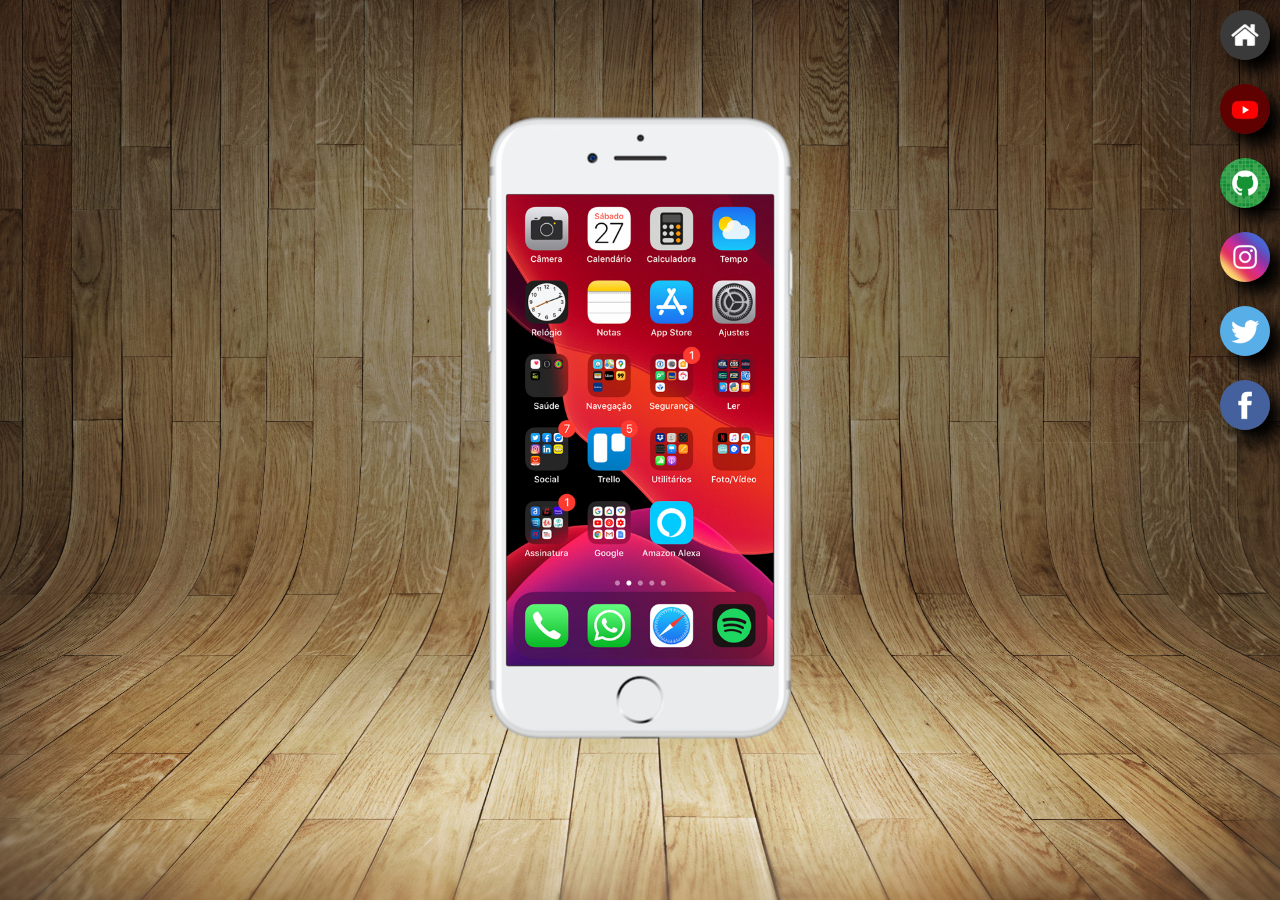
<file: index.html>
<!DOCTYPE html>
<html lang="pt-br">
<head>
    <meta charset="UTF-8">
    <meta name="viewport" content="width=device-width, initial-scale=1.0">
    <link rel="shortcut icon" href="favicon.ico" type="image/x-icon">
    <link rel="stylesheet" href="estilos/style.css">
    <title>Projeto Redes Sociais</title>
</head>
<body>
    <main>
        <section id="telefone">
            <iframe src="home.html" name="tela" id="tela" frameborder="0"></iframe>

        </section>

        <section id="redes-sociais">
            <a href="home.html" target="tela"> <img src="imagens/logo-home.jpg" alt="home"></a><br>
            <a href="youtube.html" target="tela"> <img src="imagens/logo-youtube.jpg" alt="youtube"></a><br>
            <a href="github.html" target="tela"> <img src="imagens/logo-github.jpg" alt="github"></a><br>
            <a href="instagran.html" target="tela"> <img src="imagens/logo-instagram.jpg" alt="instagran"></a><br>
            <a href="twitter.html" target="tela"> <img src="imagens/logo-twitter.jpg" alt="twiter"></a><br>
            <a href="facebook.html" target="tela"> <img src="imagens/logo-facebook.jpg" alt="facebook"></a>


        </section>
    </main>
</body>
</html>
</file>
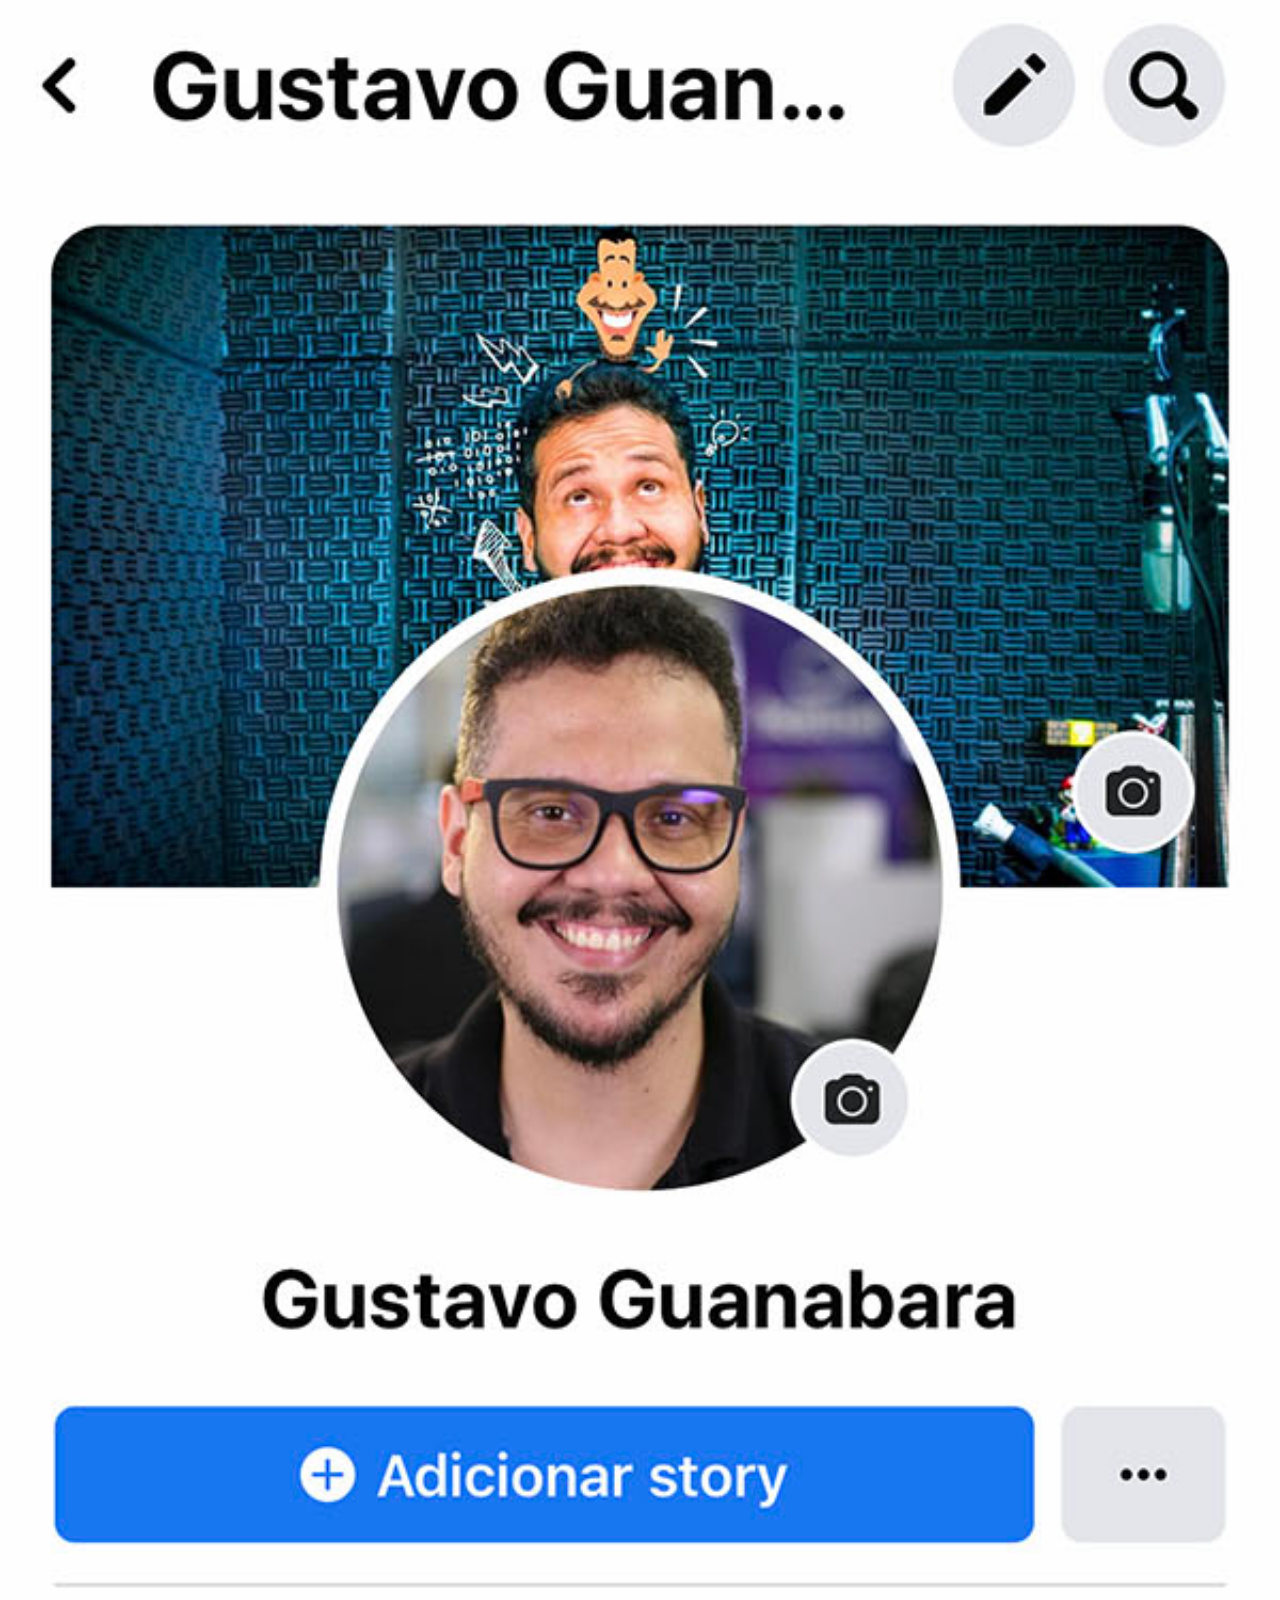
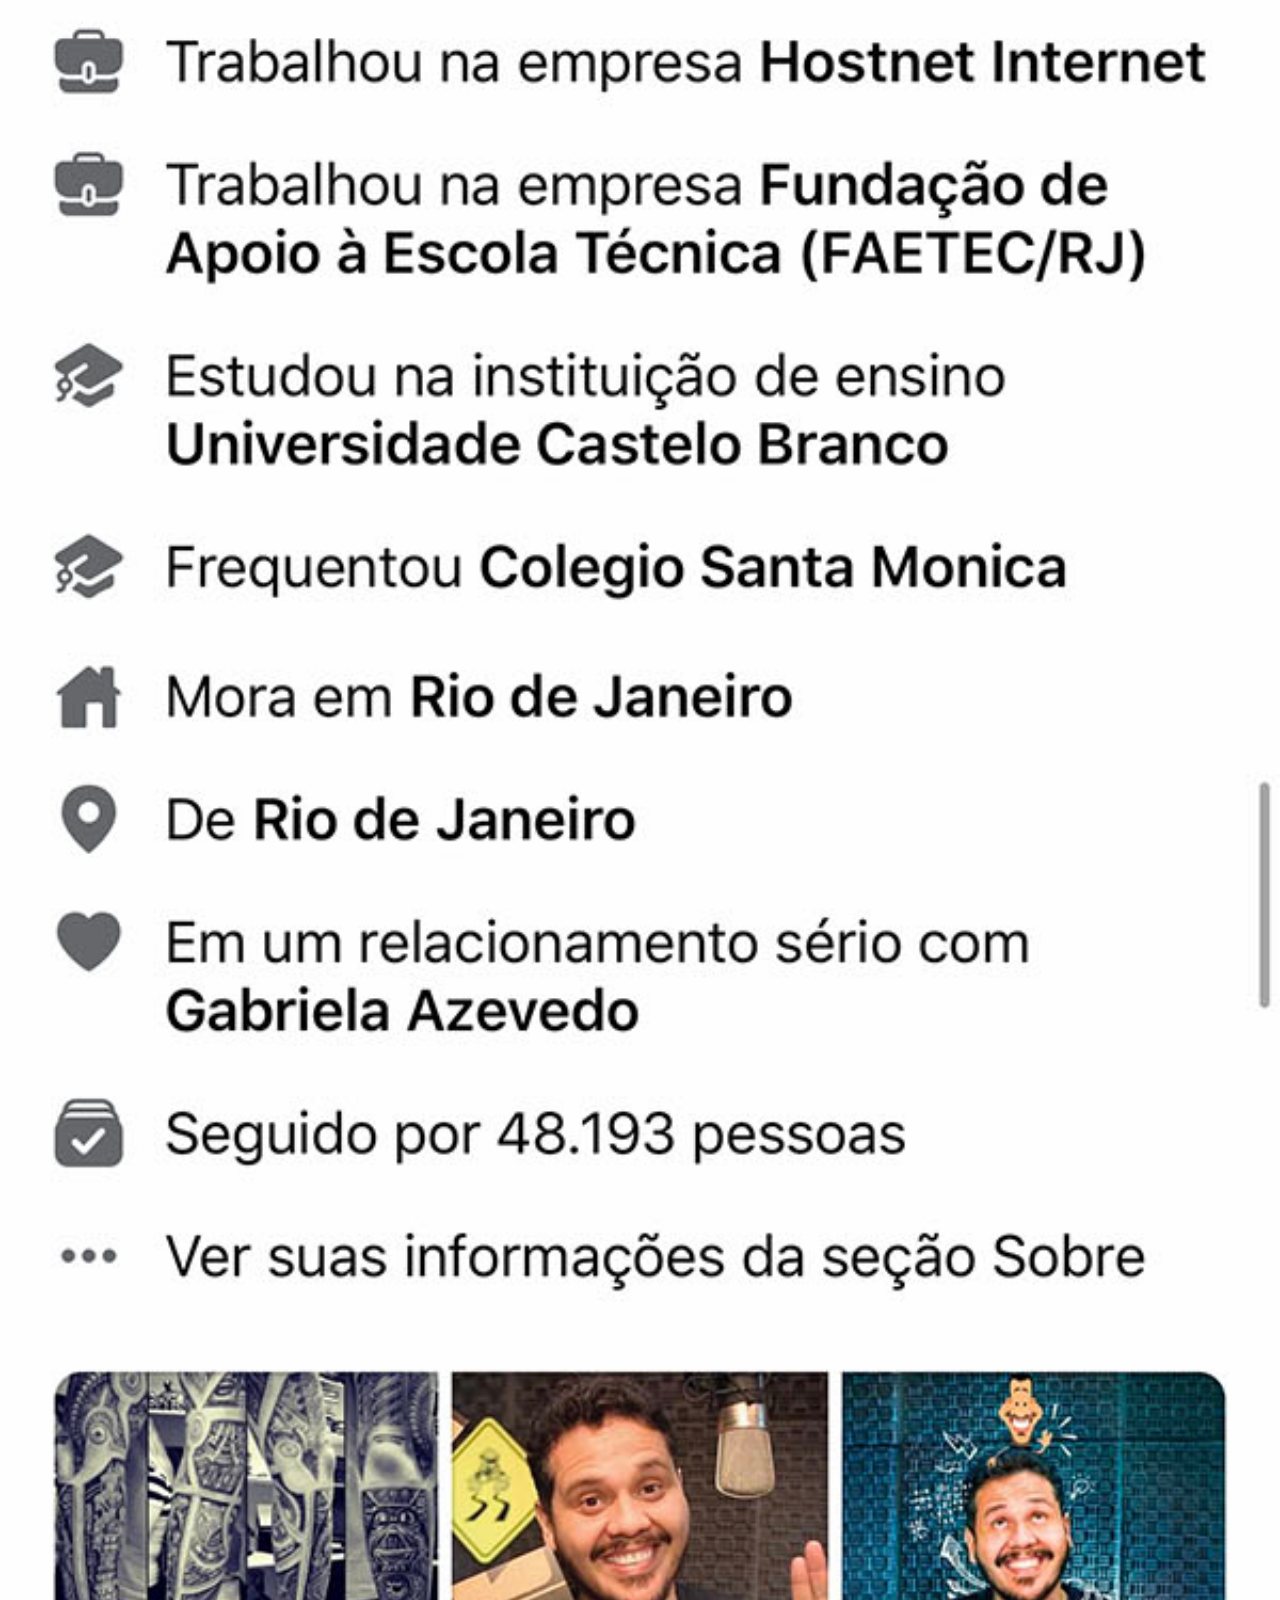
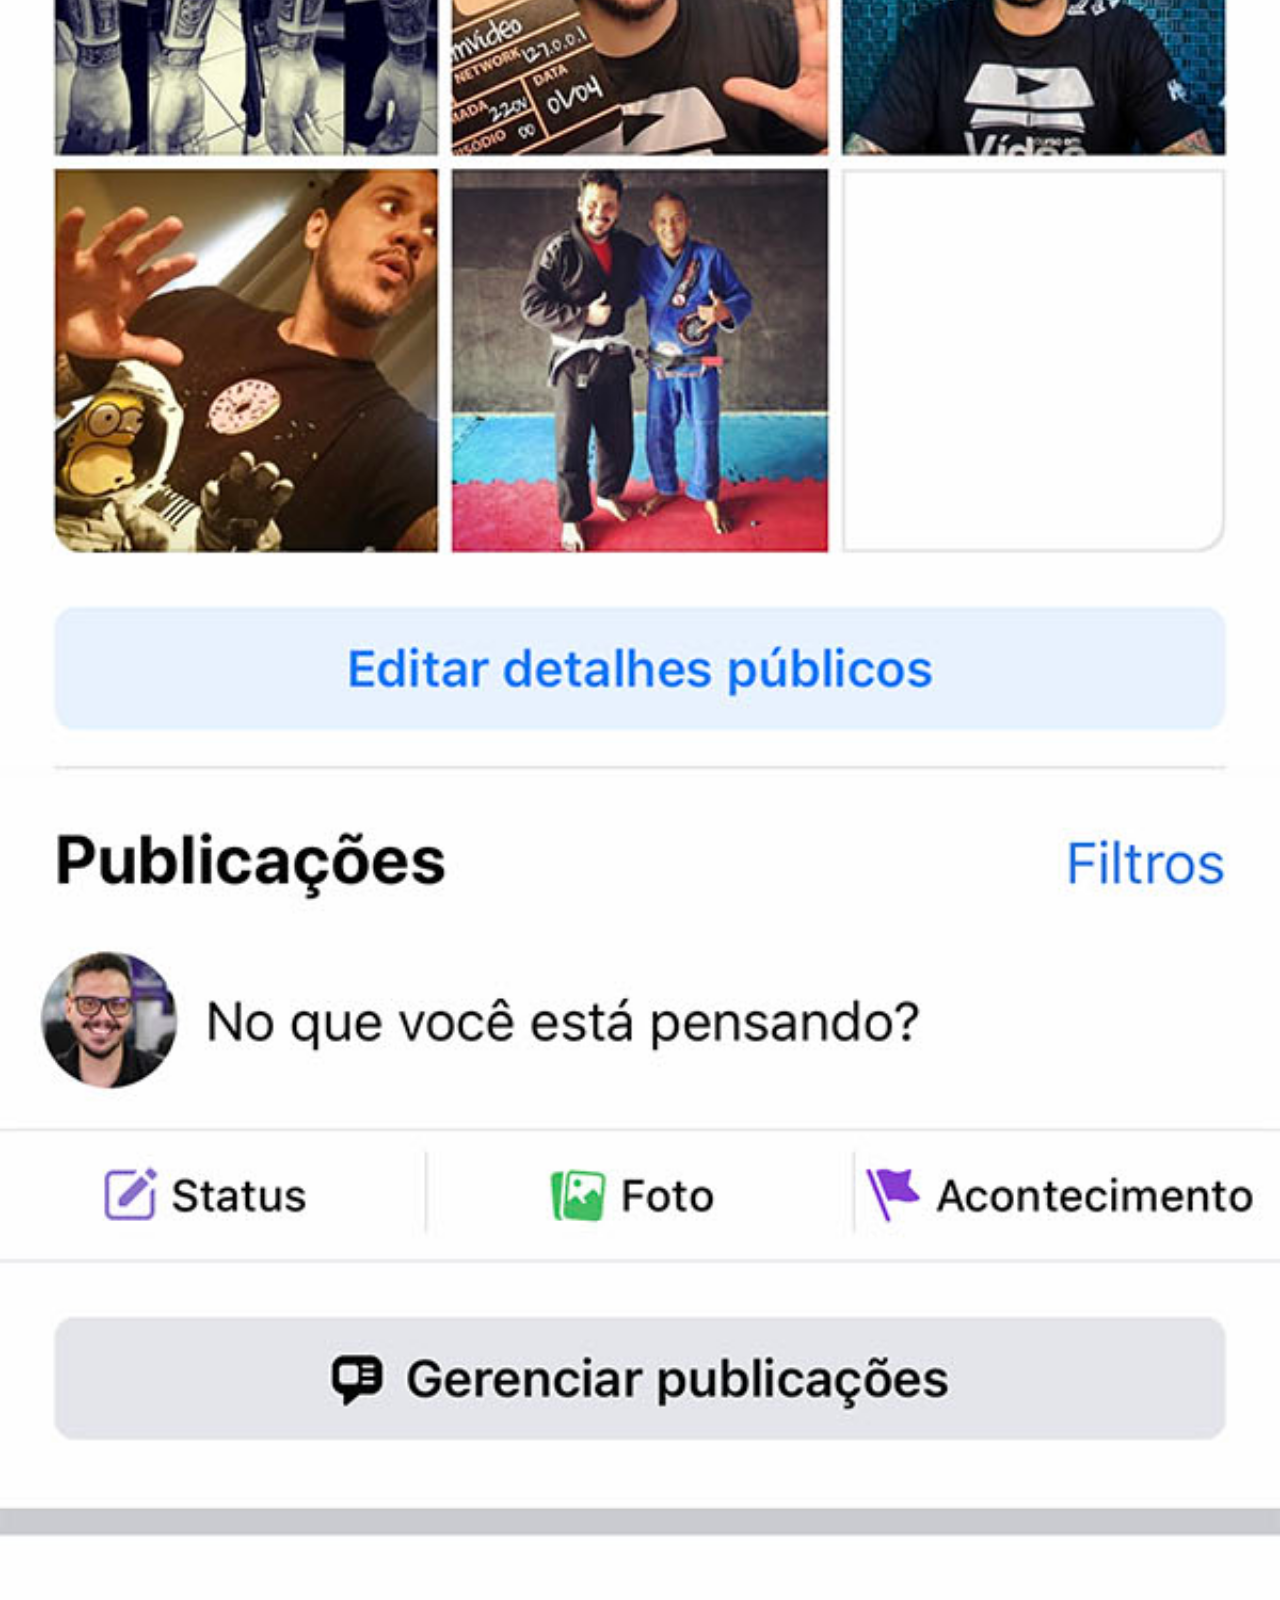
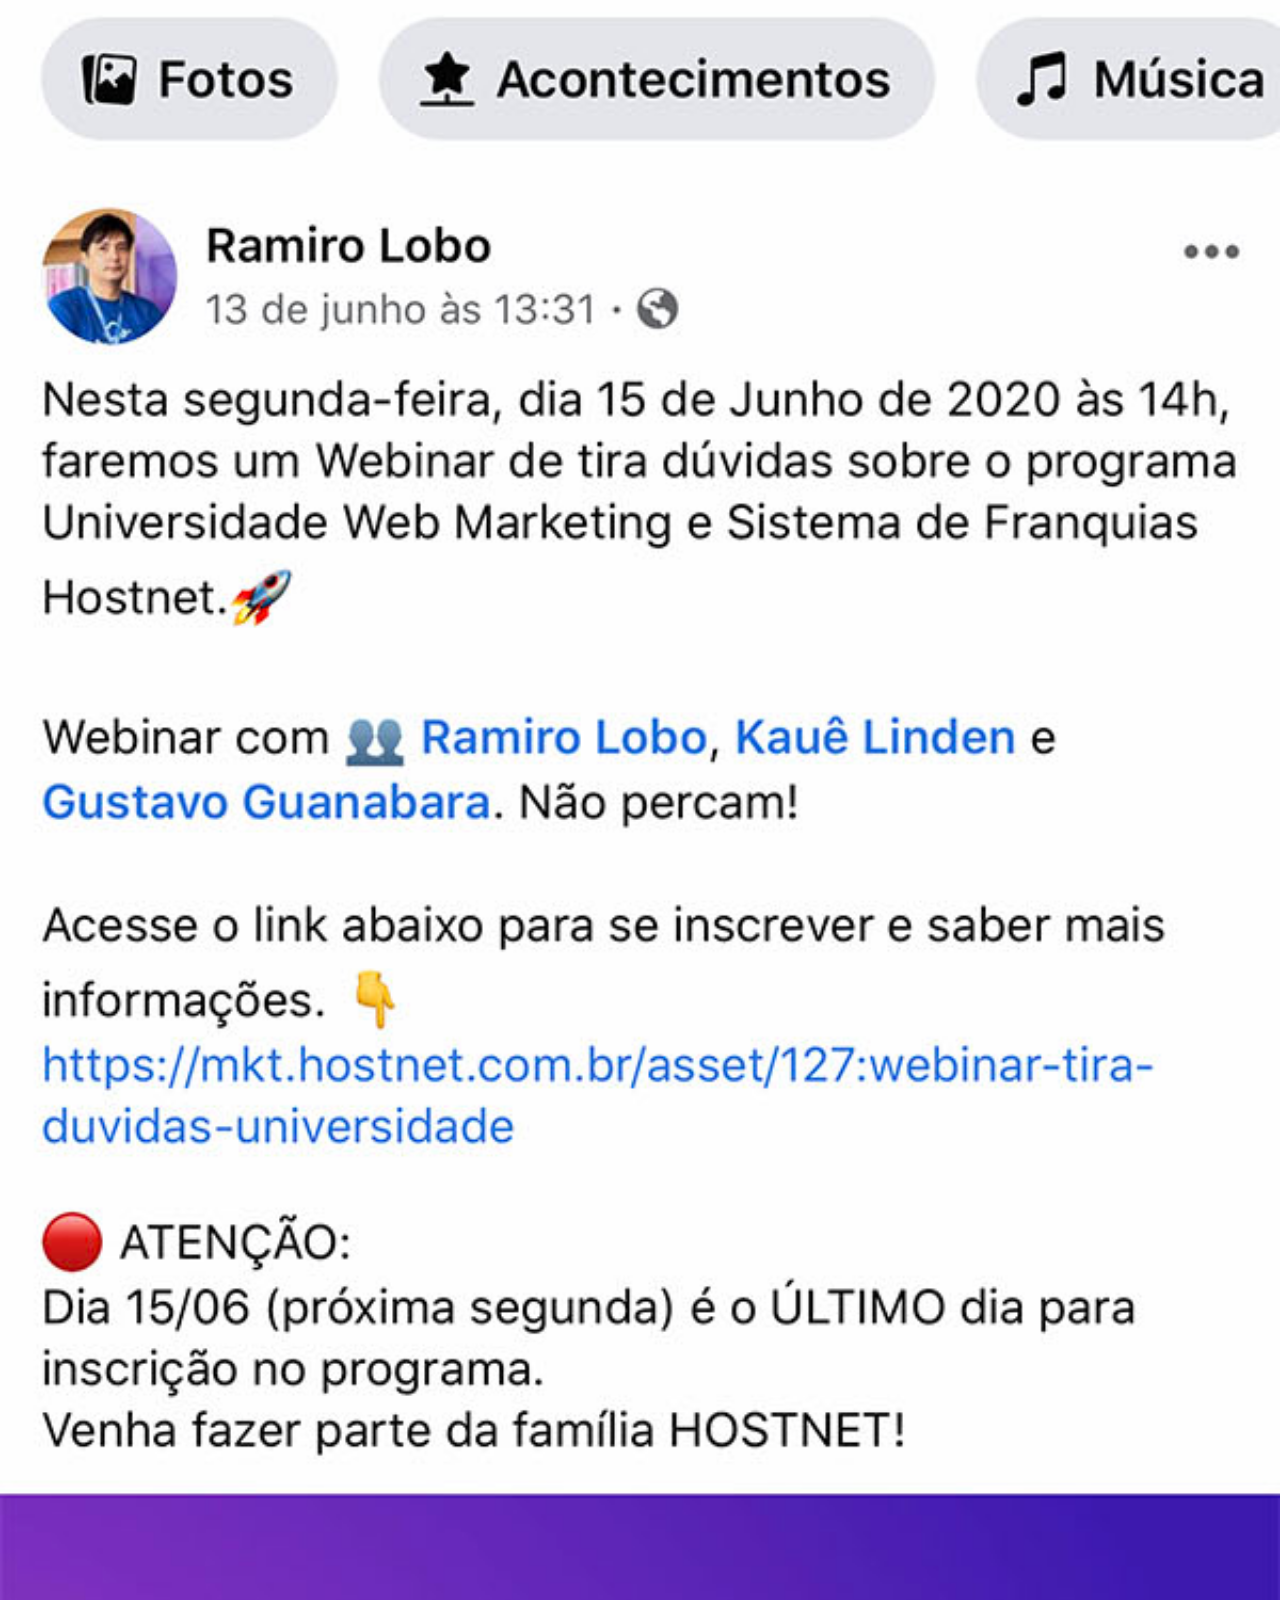
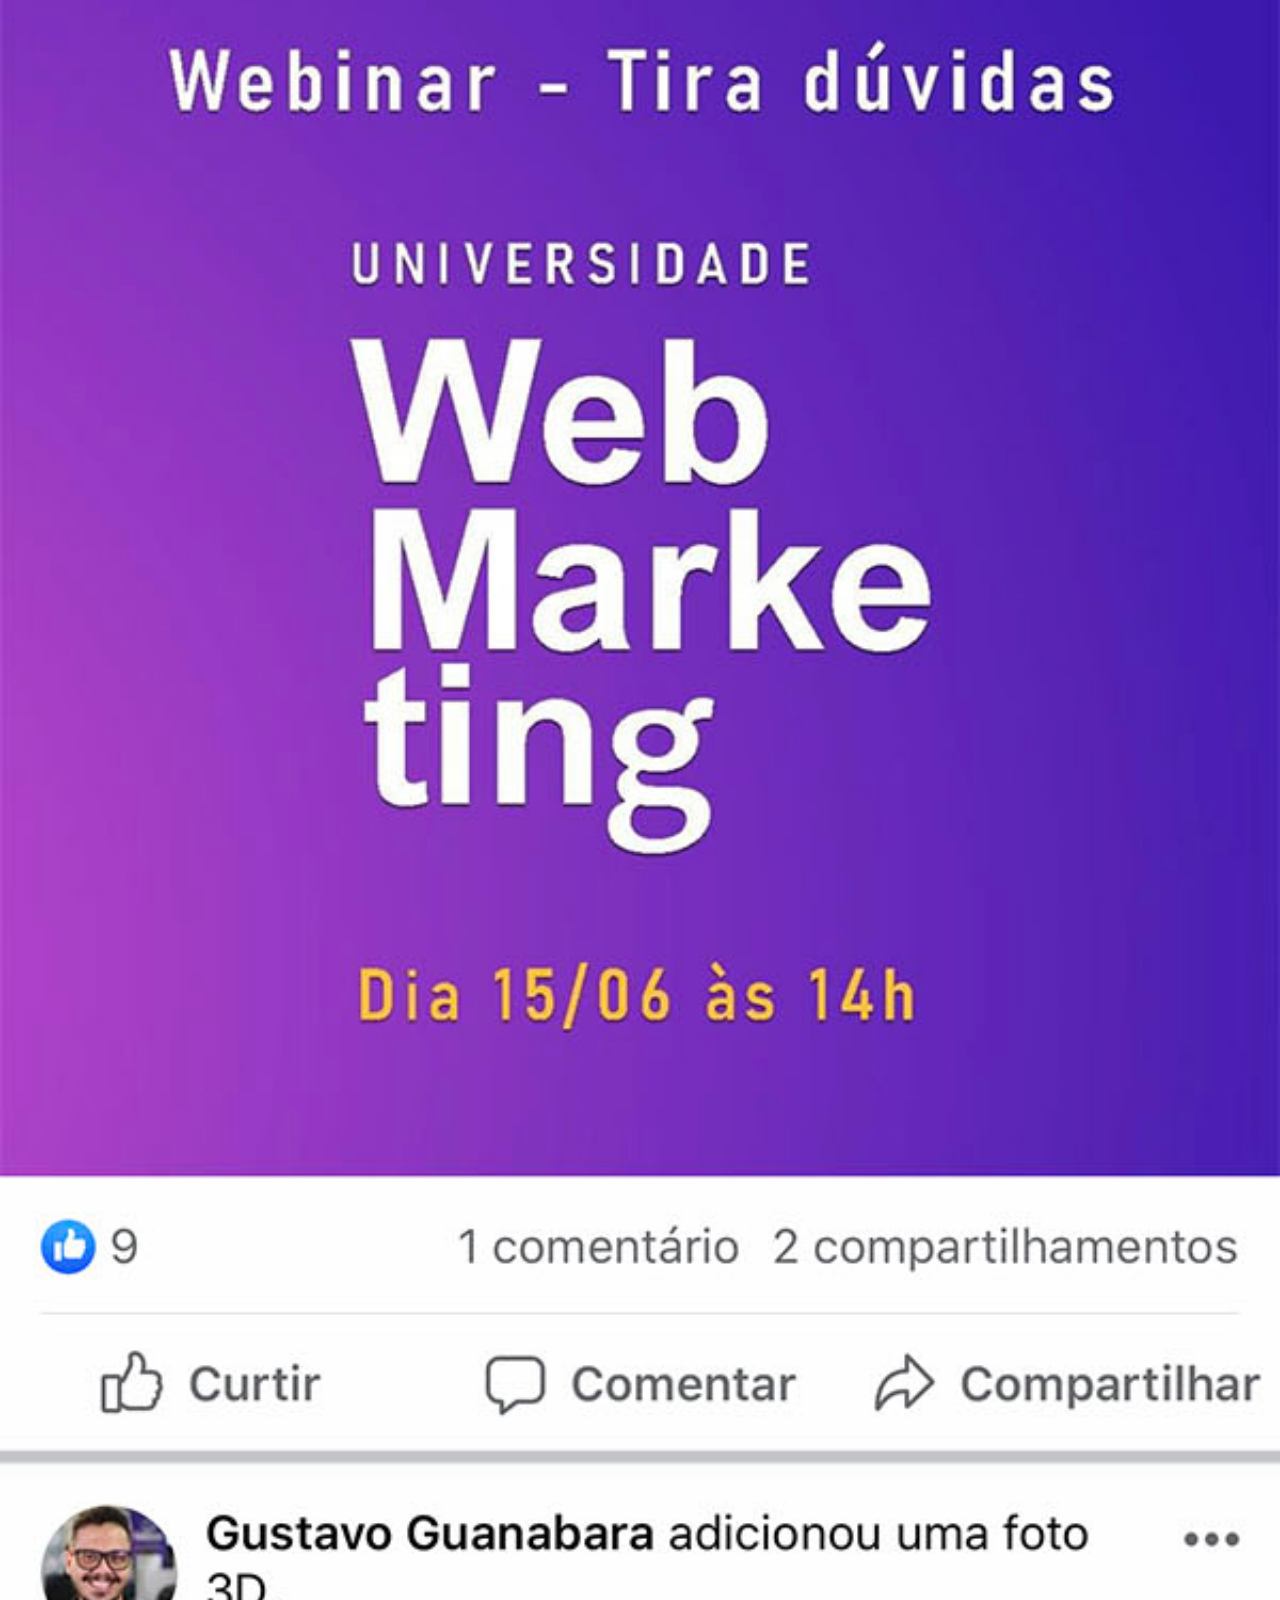
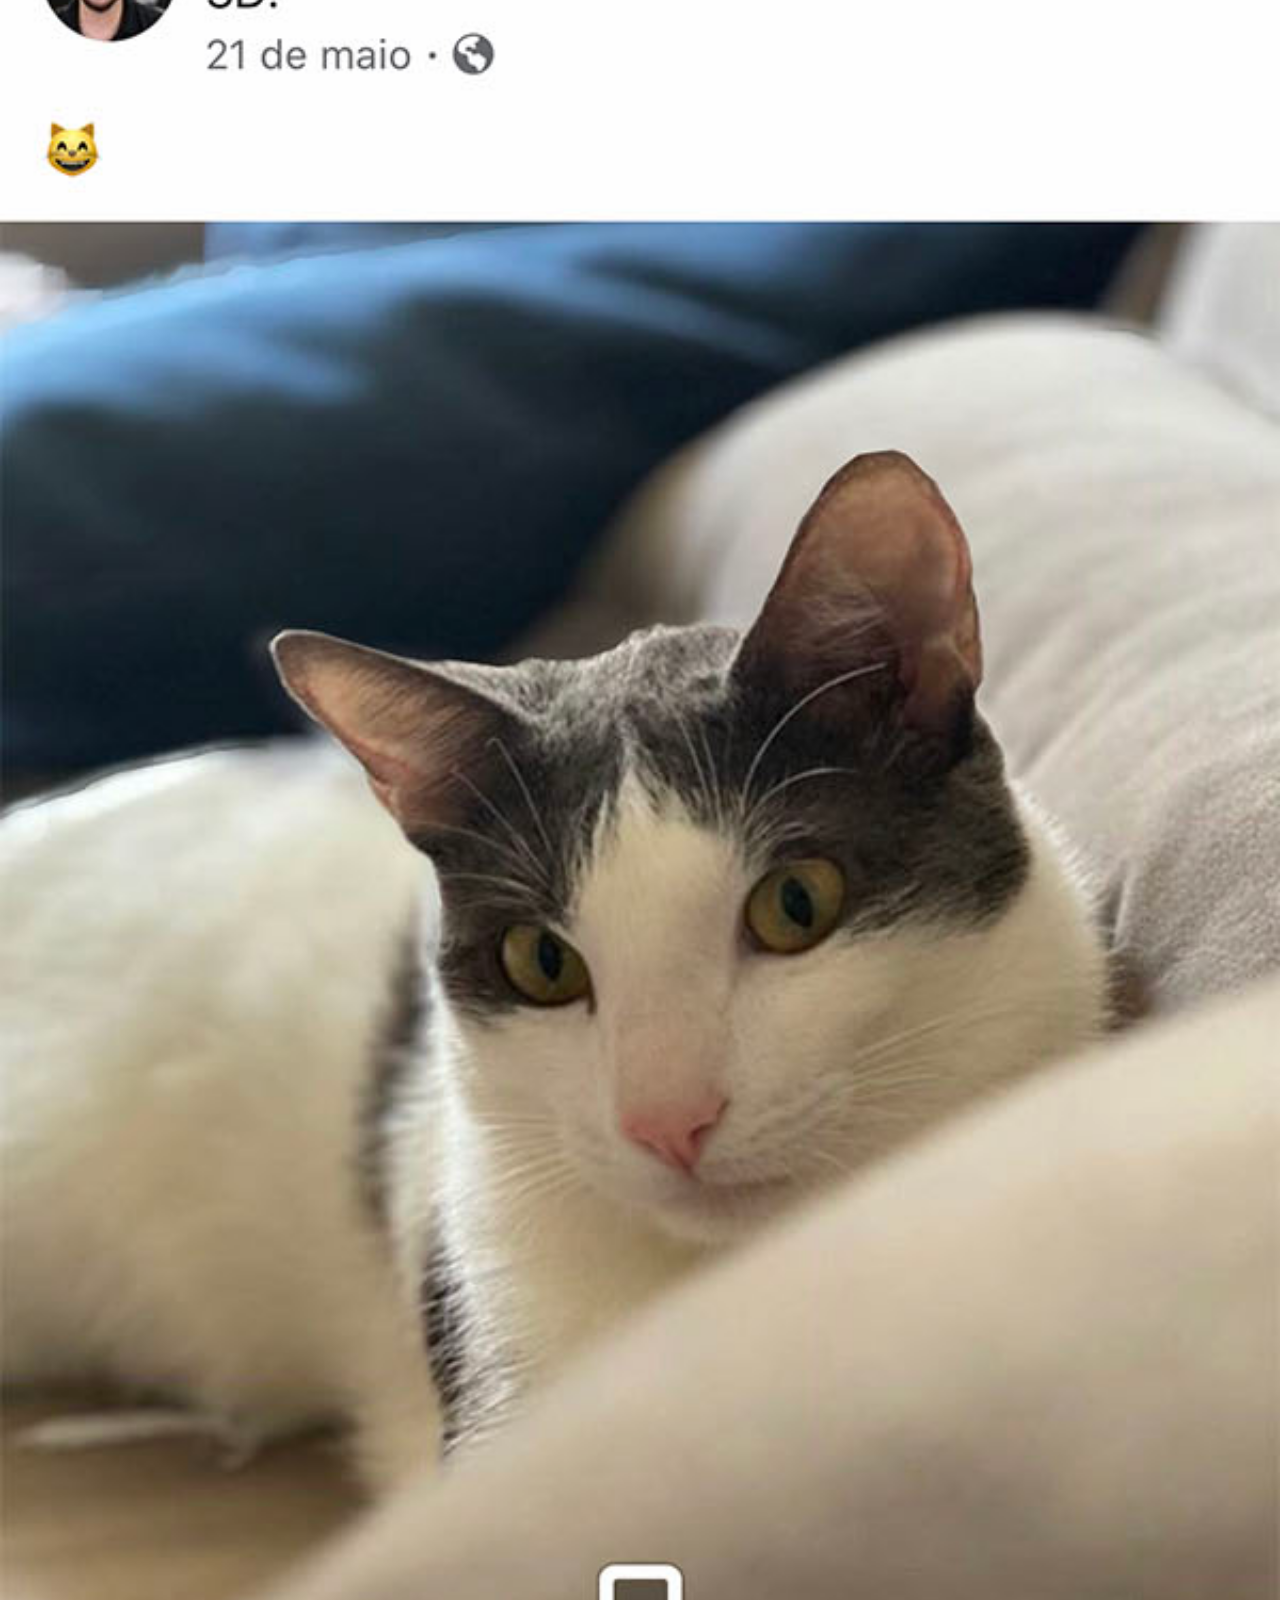
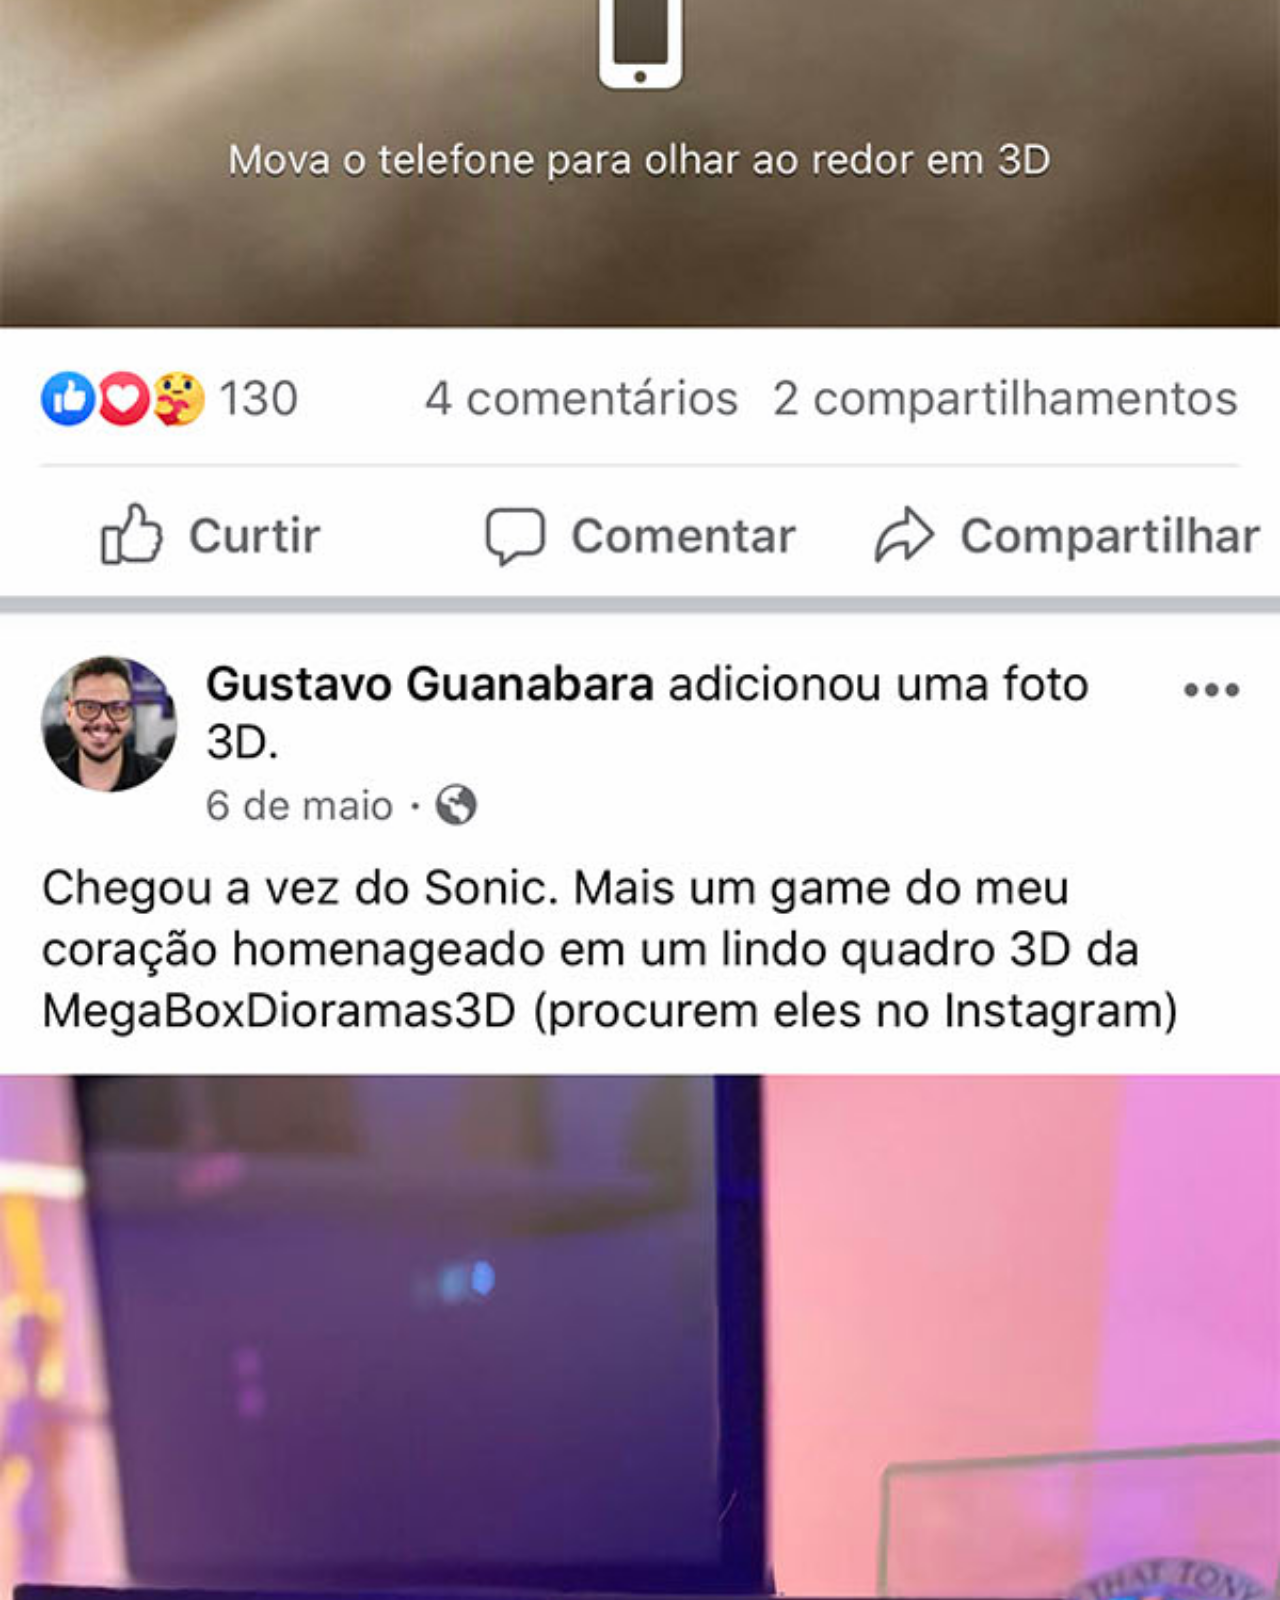
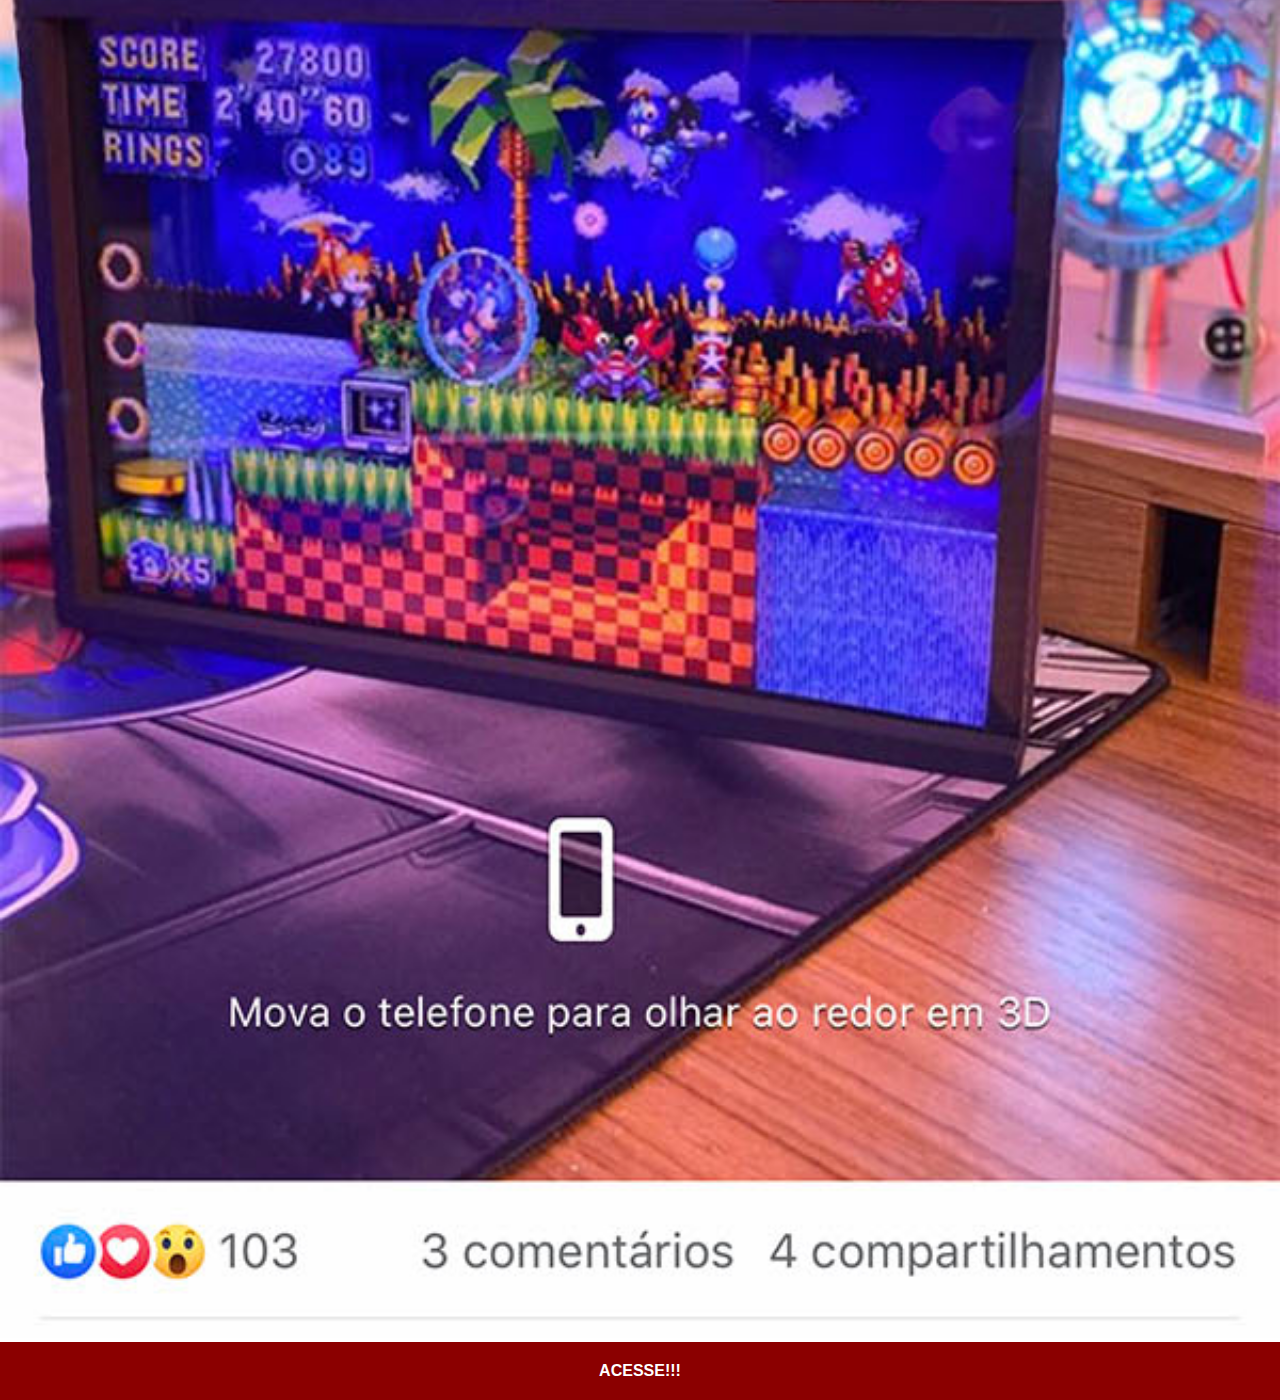
<file: facebook.html>
<!DOCTYPE html>
<html lang="pt-br">
<head>
    <meta charset="UTF-8">
    <meta name="viewport" content="width=device-width, initial-scale=1.0">
    <title>facebook</title>
    <link rel="stylesheet" href="estilos/social.css">
</head>
<body>
    <img src="imagens/tela-facebook.jpg" alt="facebook">
    <a href="https://www.facebook.com/gustavoguanabara/?locale=pt_BR" target="_blank">ACESSE!!!</a>
</body>
</html>
</file>
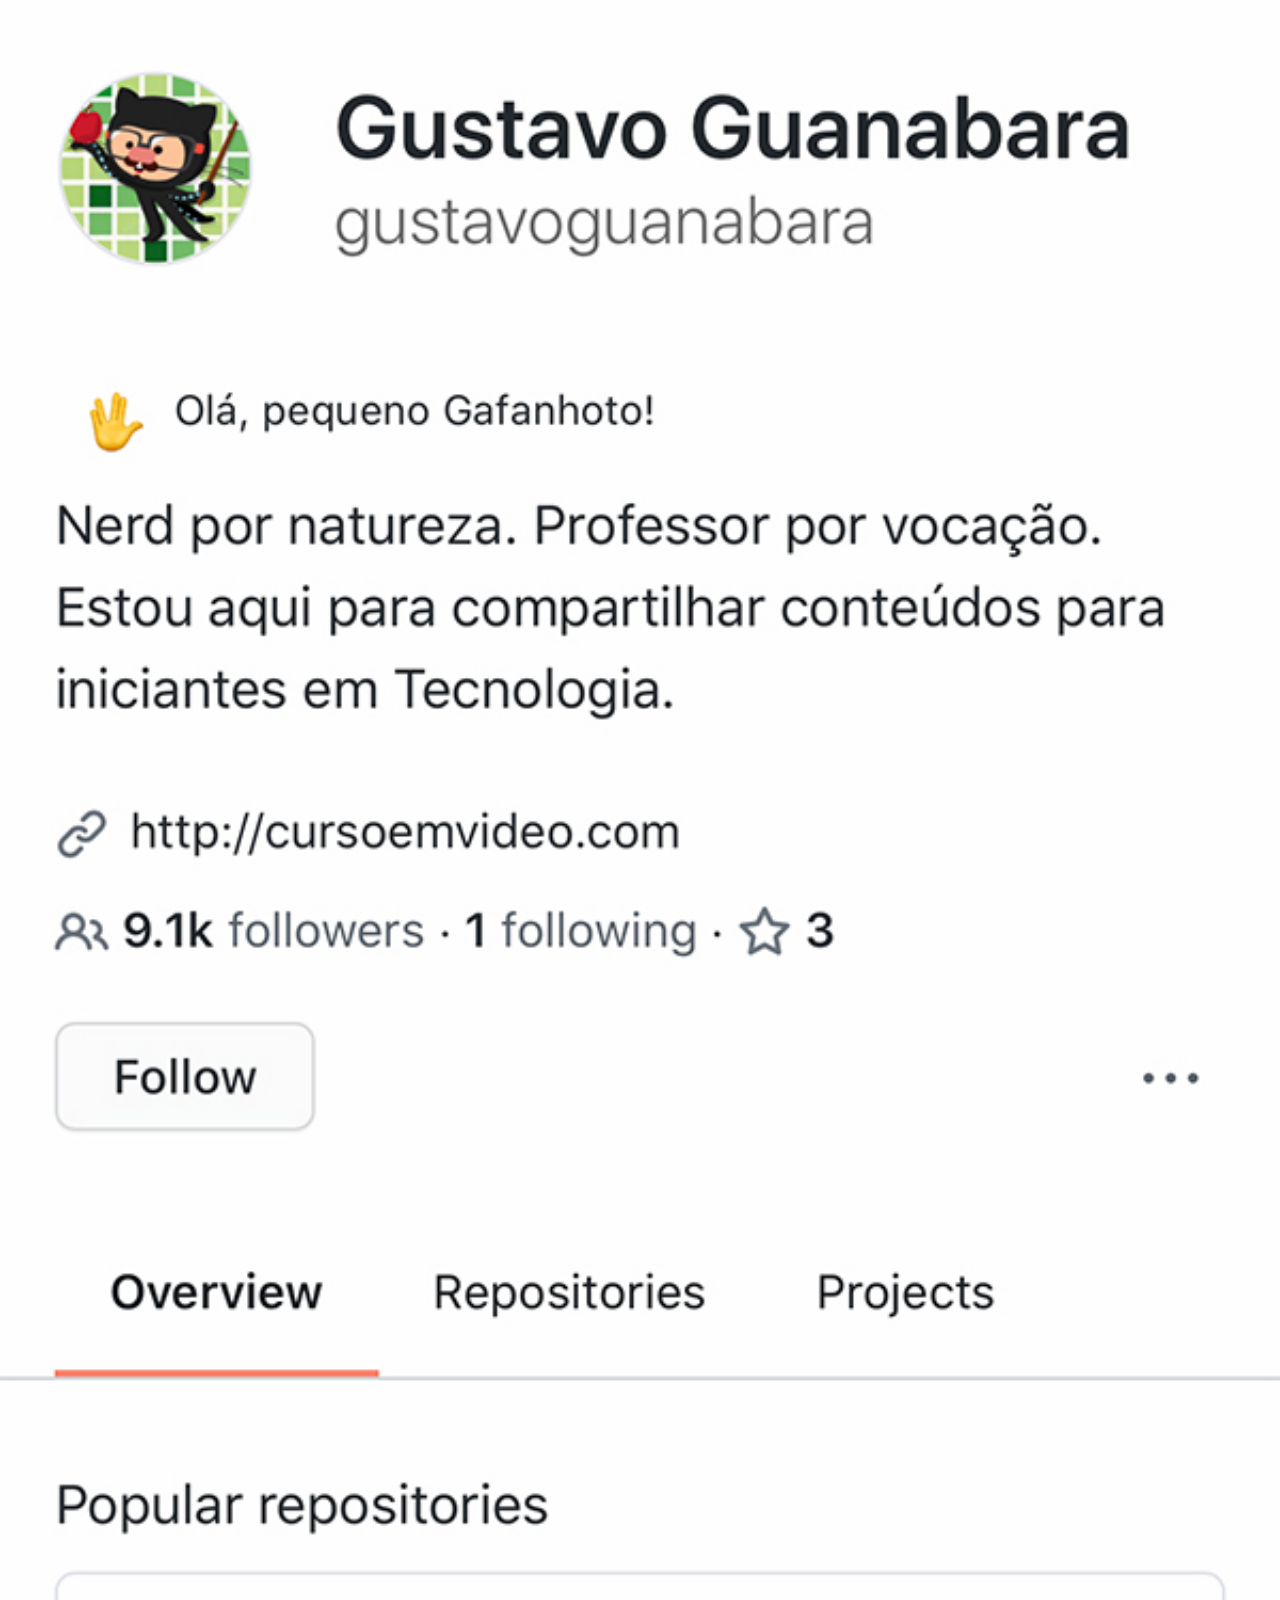
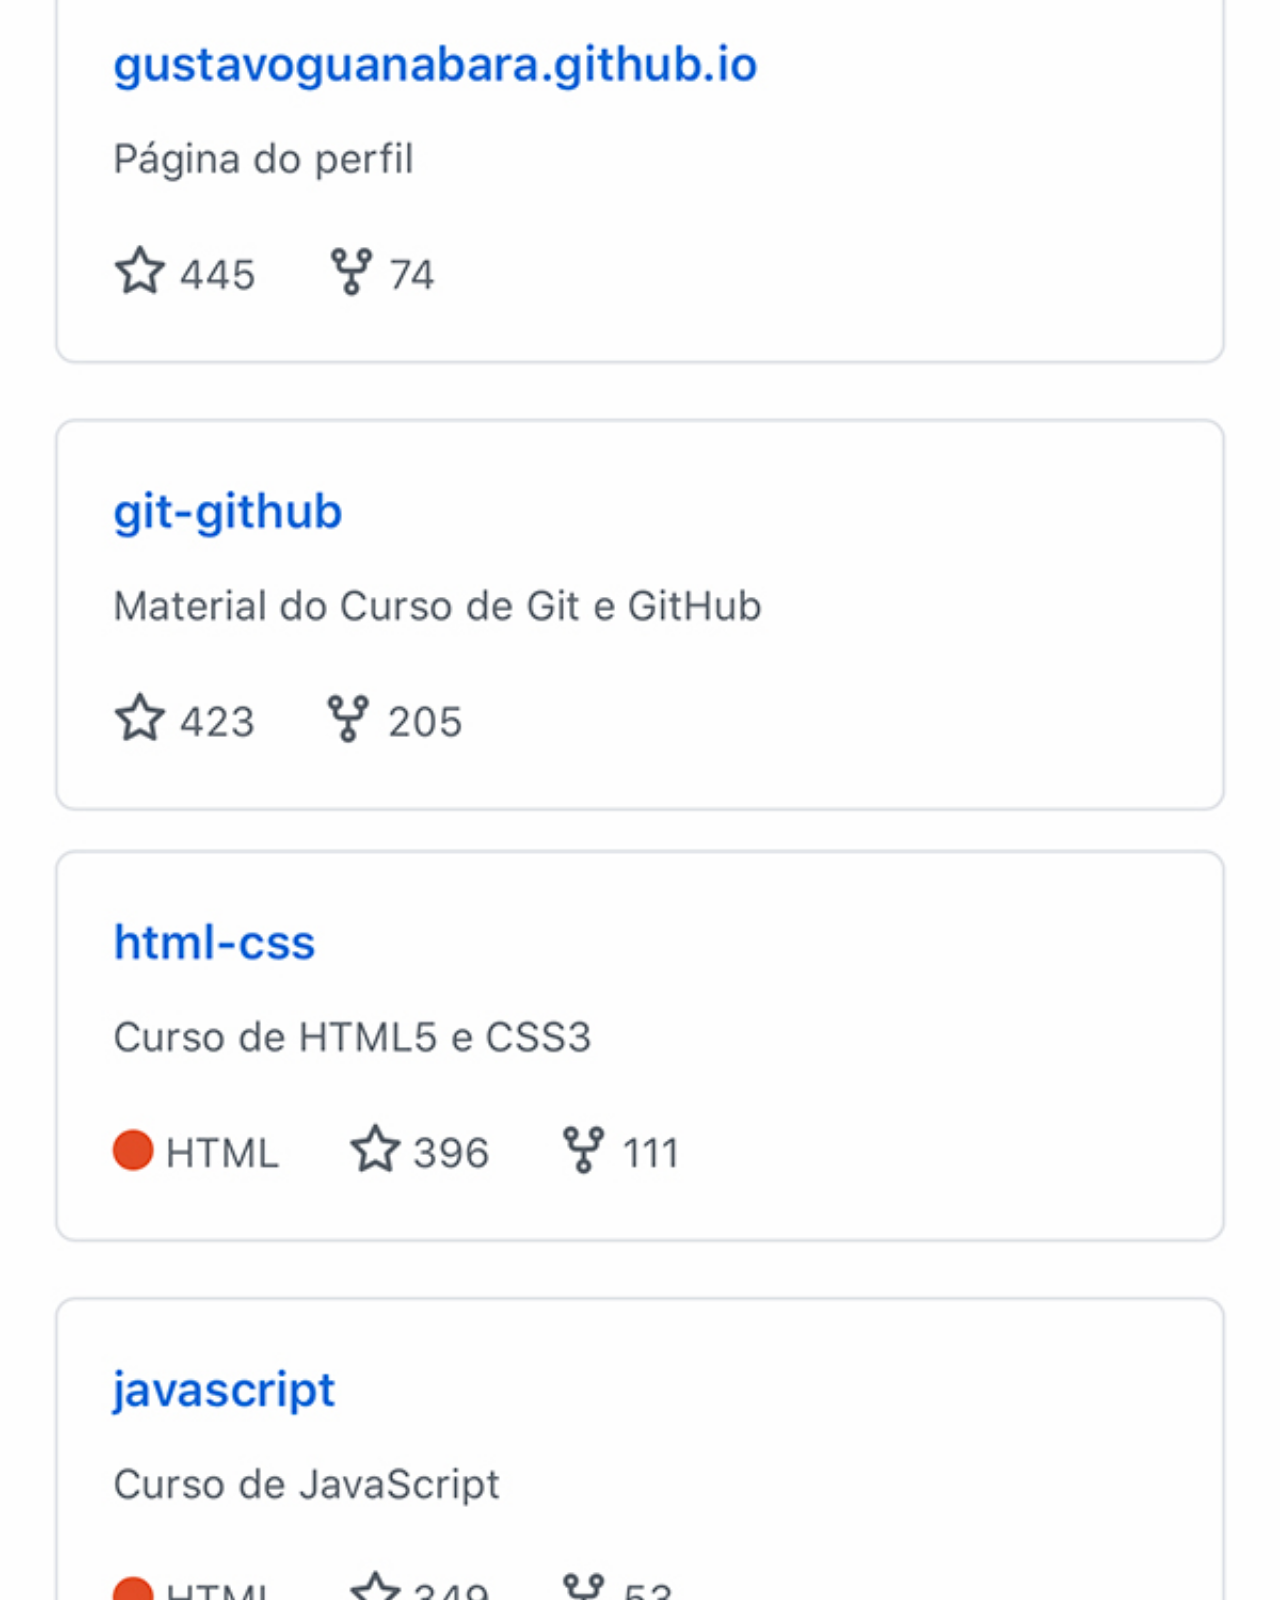
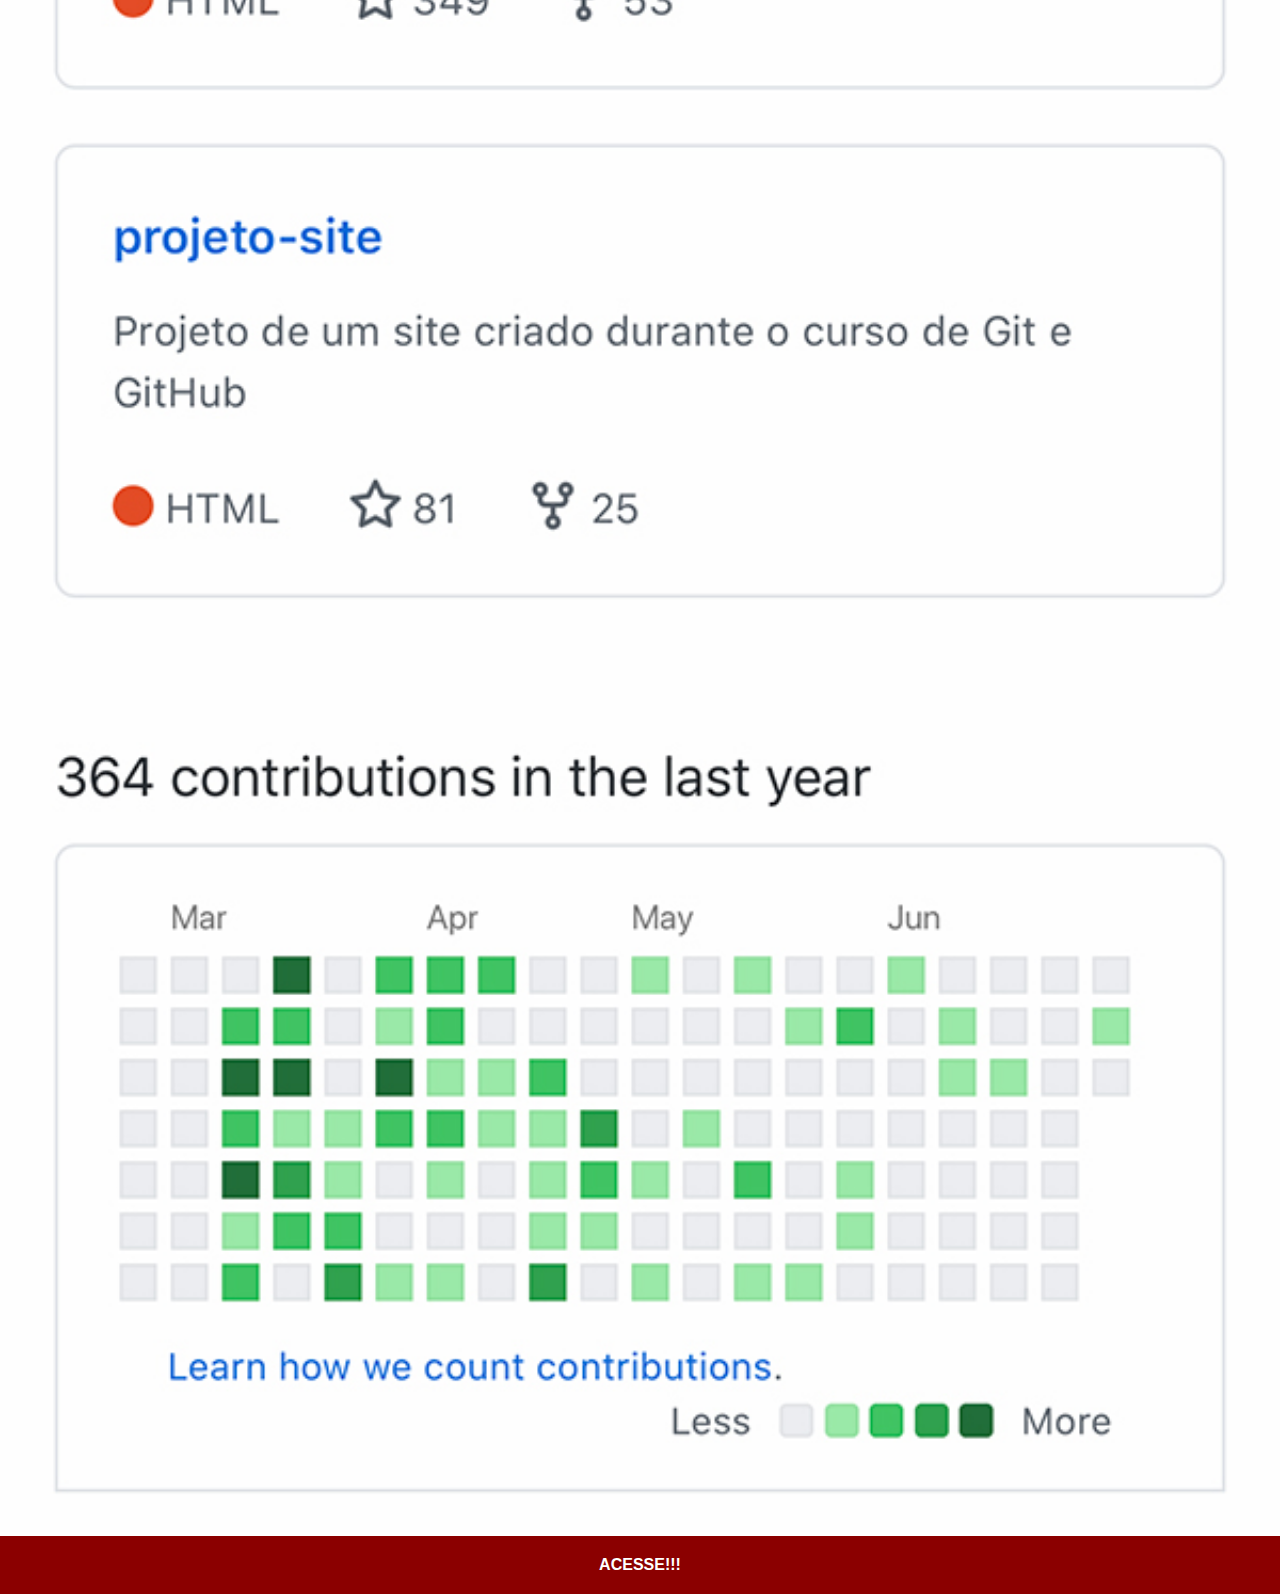
<file: github.html>
<!DOCTYPE html>
<html lang="pt-br">
<head>
    <meta charset="UTF-8">
    <meta name="viewport" content="width=device-width, initial-scale=1.0">
    <title>Document</title>
    <link rel="stylesheet" href="estilos/social.css">
</head>
<body>
    <img src="imagens/tela-github.jpg" alt="github">
    <a href="https://github.com/gustavoguanabara" target="_blank">ACESSE!!!</a>
</body>
</html>
</file>
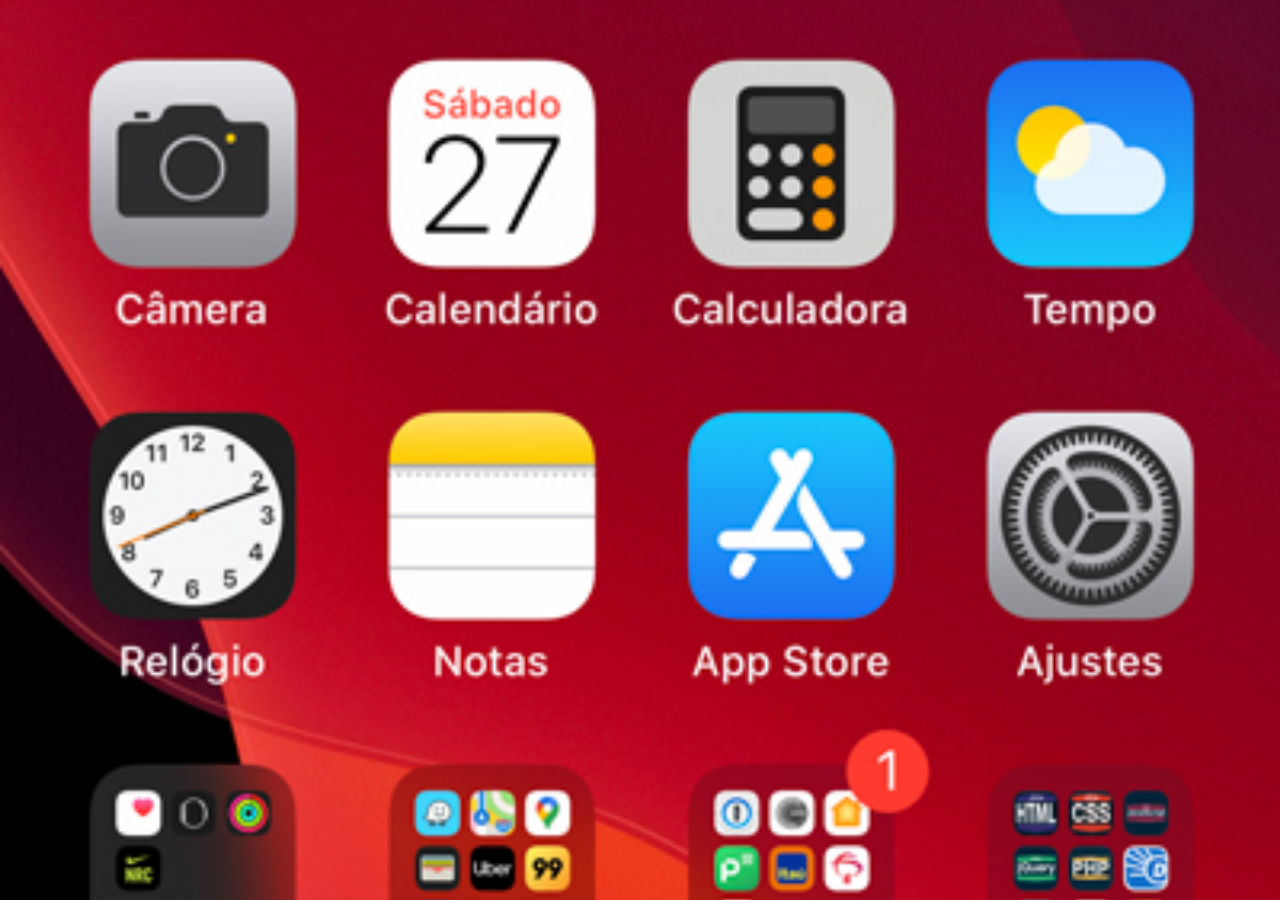
<file: home.html>
<!DOCTYPE html>
<html lang="pt-br">
<head>
    <meta charset="UTF-8">
    <meta name="viewport" content="width=device-width, initial-scale=1.0">
    <title>home</title>
</head>
<style>
    * {
        margin: 0;
        padding: 0;
    }

    body{
        width: 100vw;
        height: 100vh;
        background: black url('imagens/tela-home.jpg') no-repeat top center;
        background-size: cover;/*para ajustar a imagem ao tamanho certo*/
    }
</style>
<body>
    
</body>
</html>
</file>
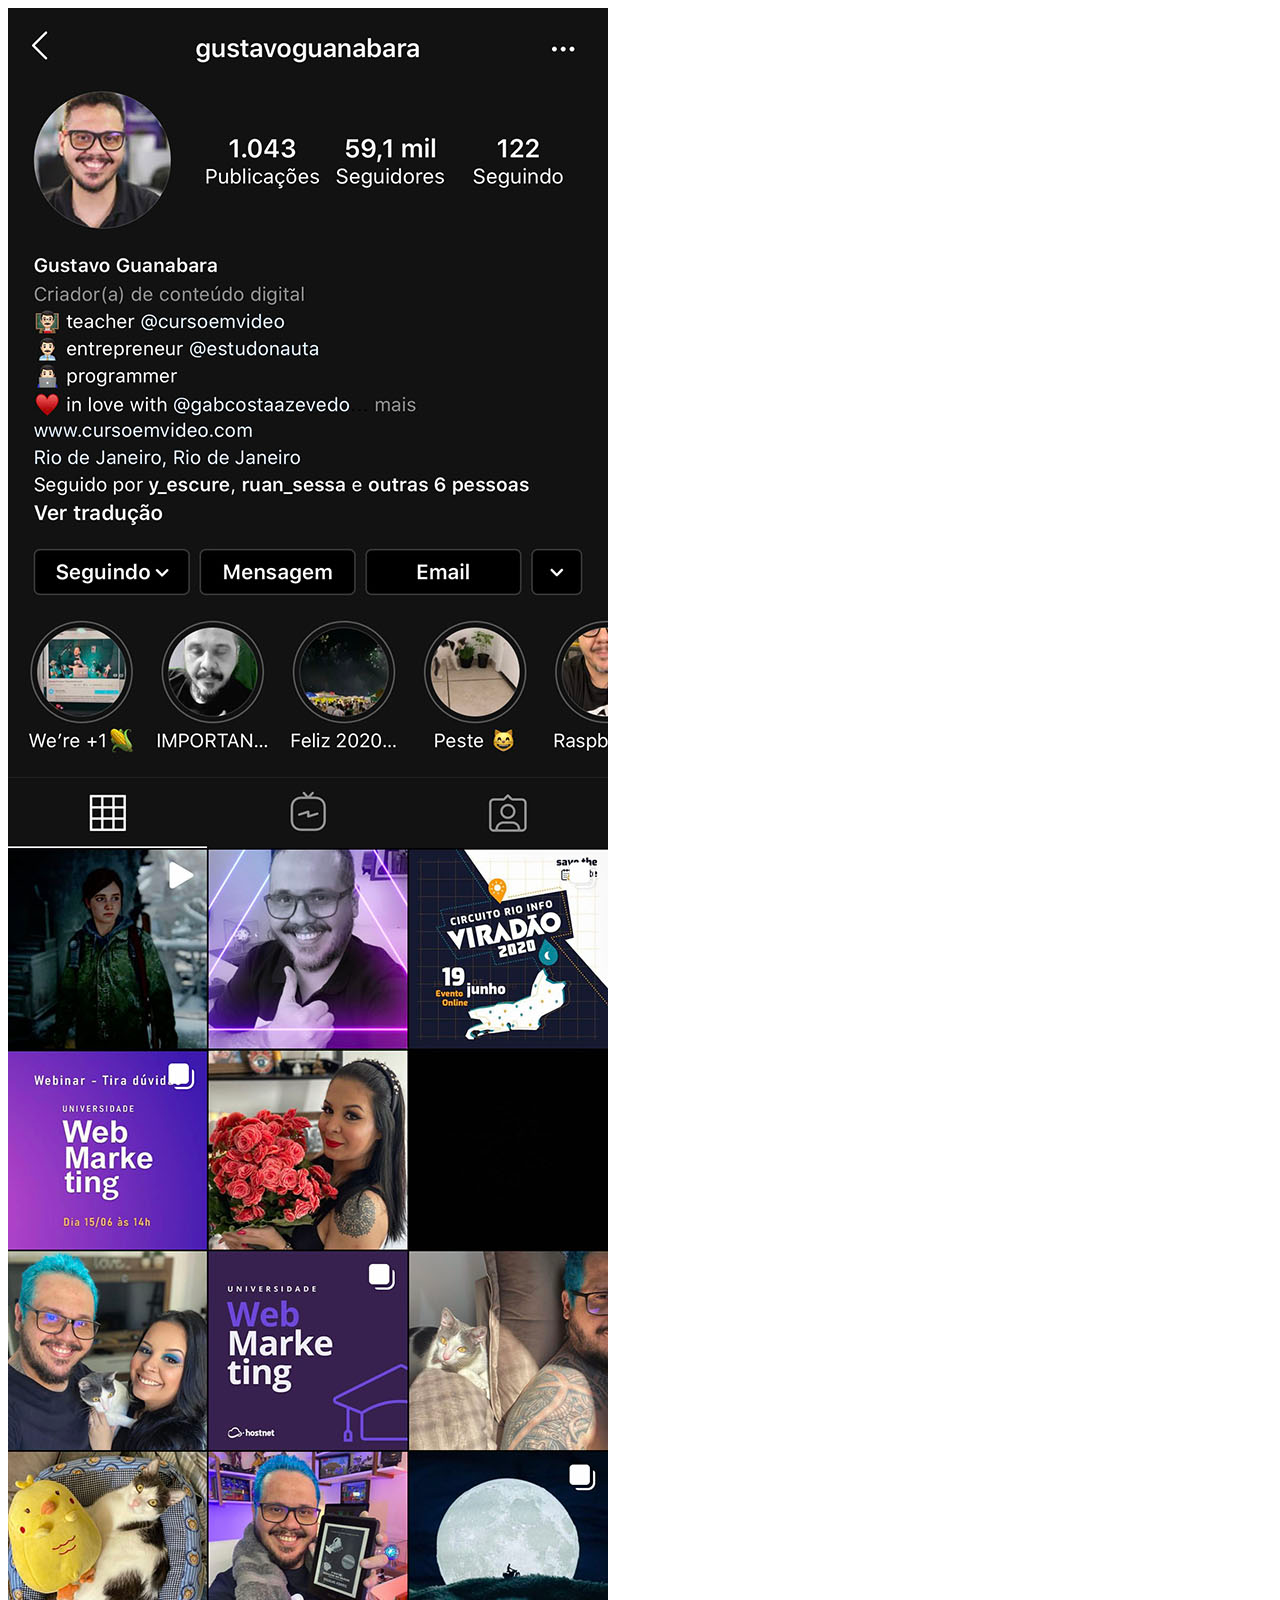
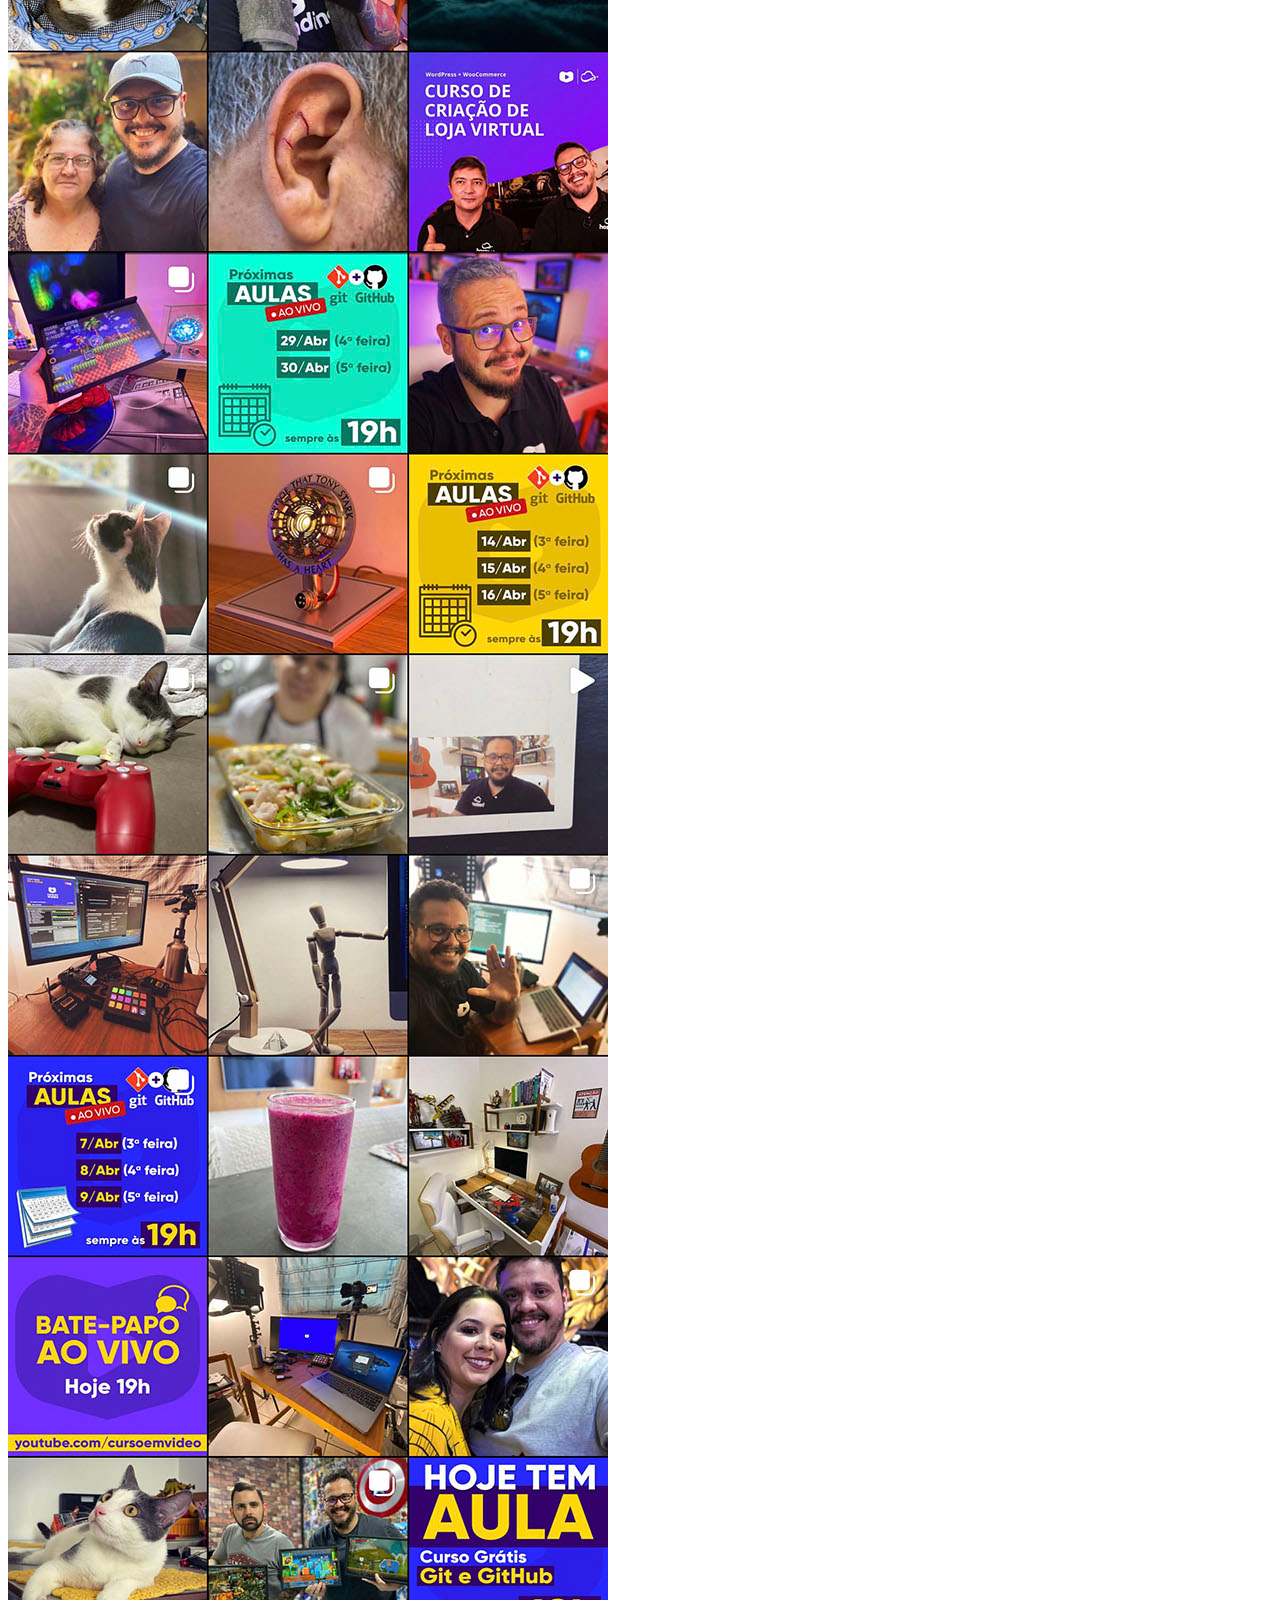
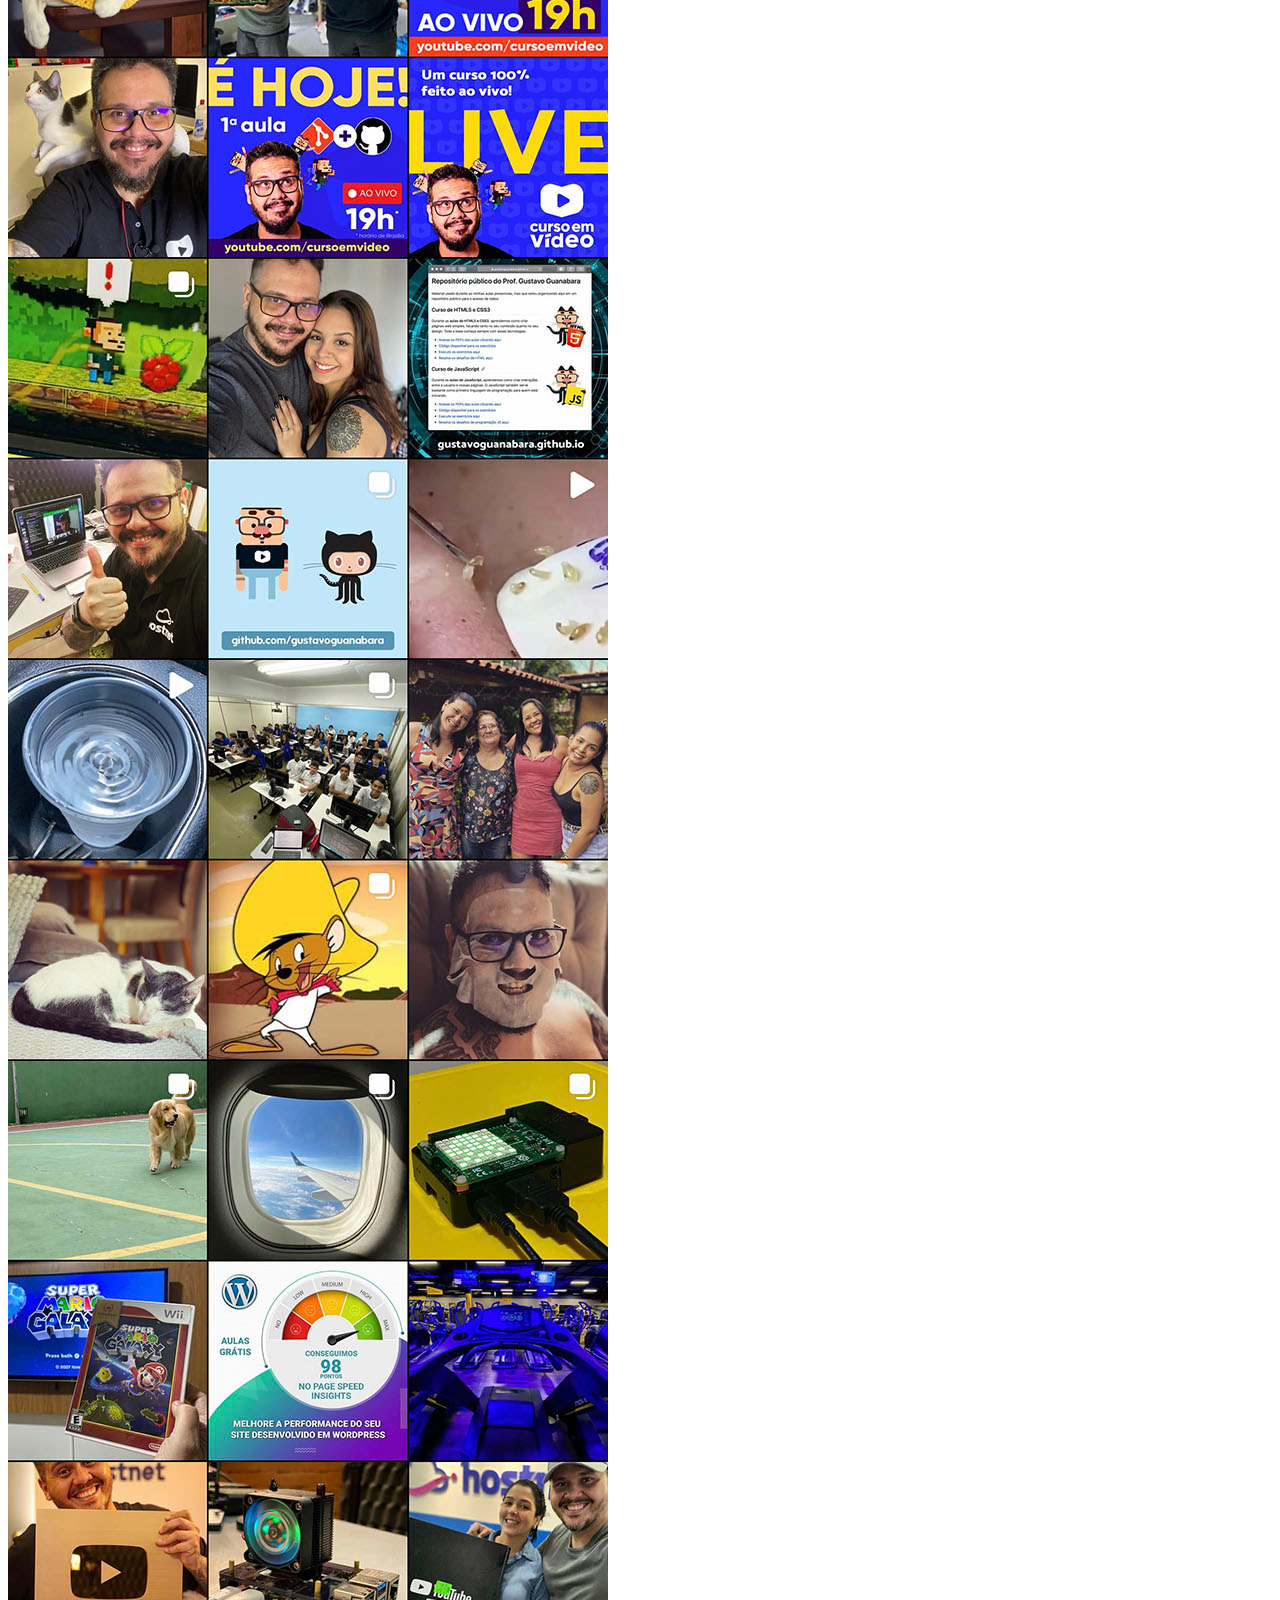
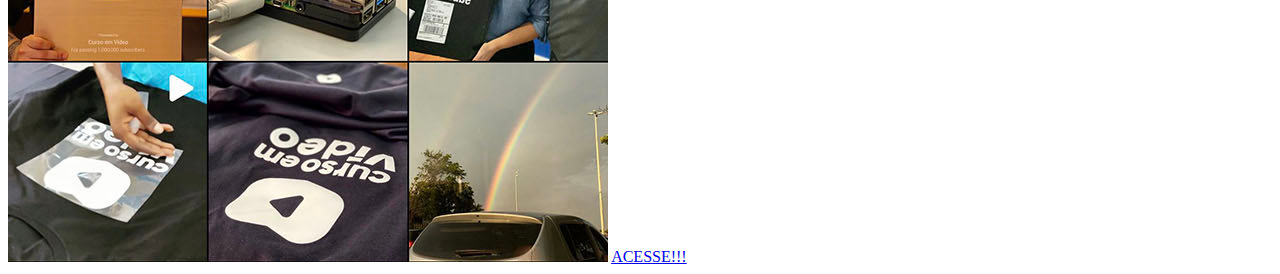
<file: instagran.html>
<!DOCTYPE html>
<html lang="pt-br">
<head>
    <meta charset="UTF-8">
    <meta name="viewport" content="width=device-width, initial-scale=1.0">
    <title>instagran</title>
</head>
<body>
    <img src="imagens/tela-instagram.jpg" alt="instagran">
    <a href="https://www.instagram.com/gustavoguanabara/" target="_blank">ACESSE!!!</a>
</body>
</html>
</file>
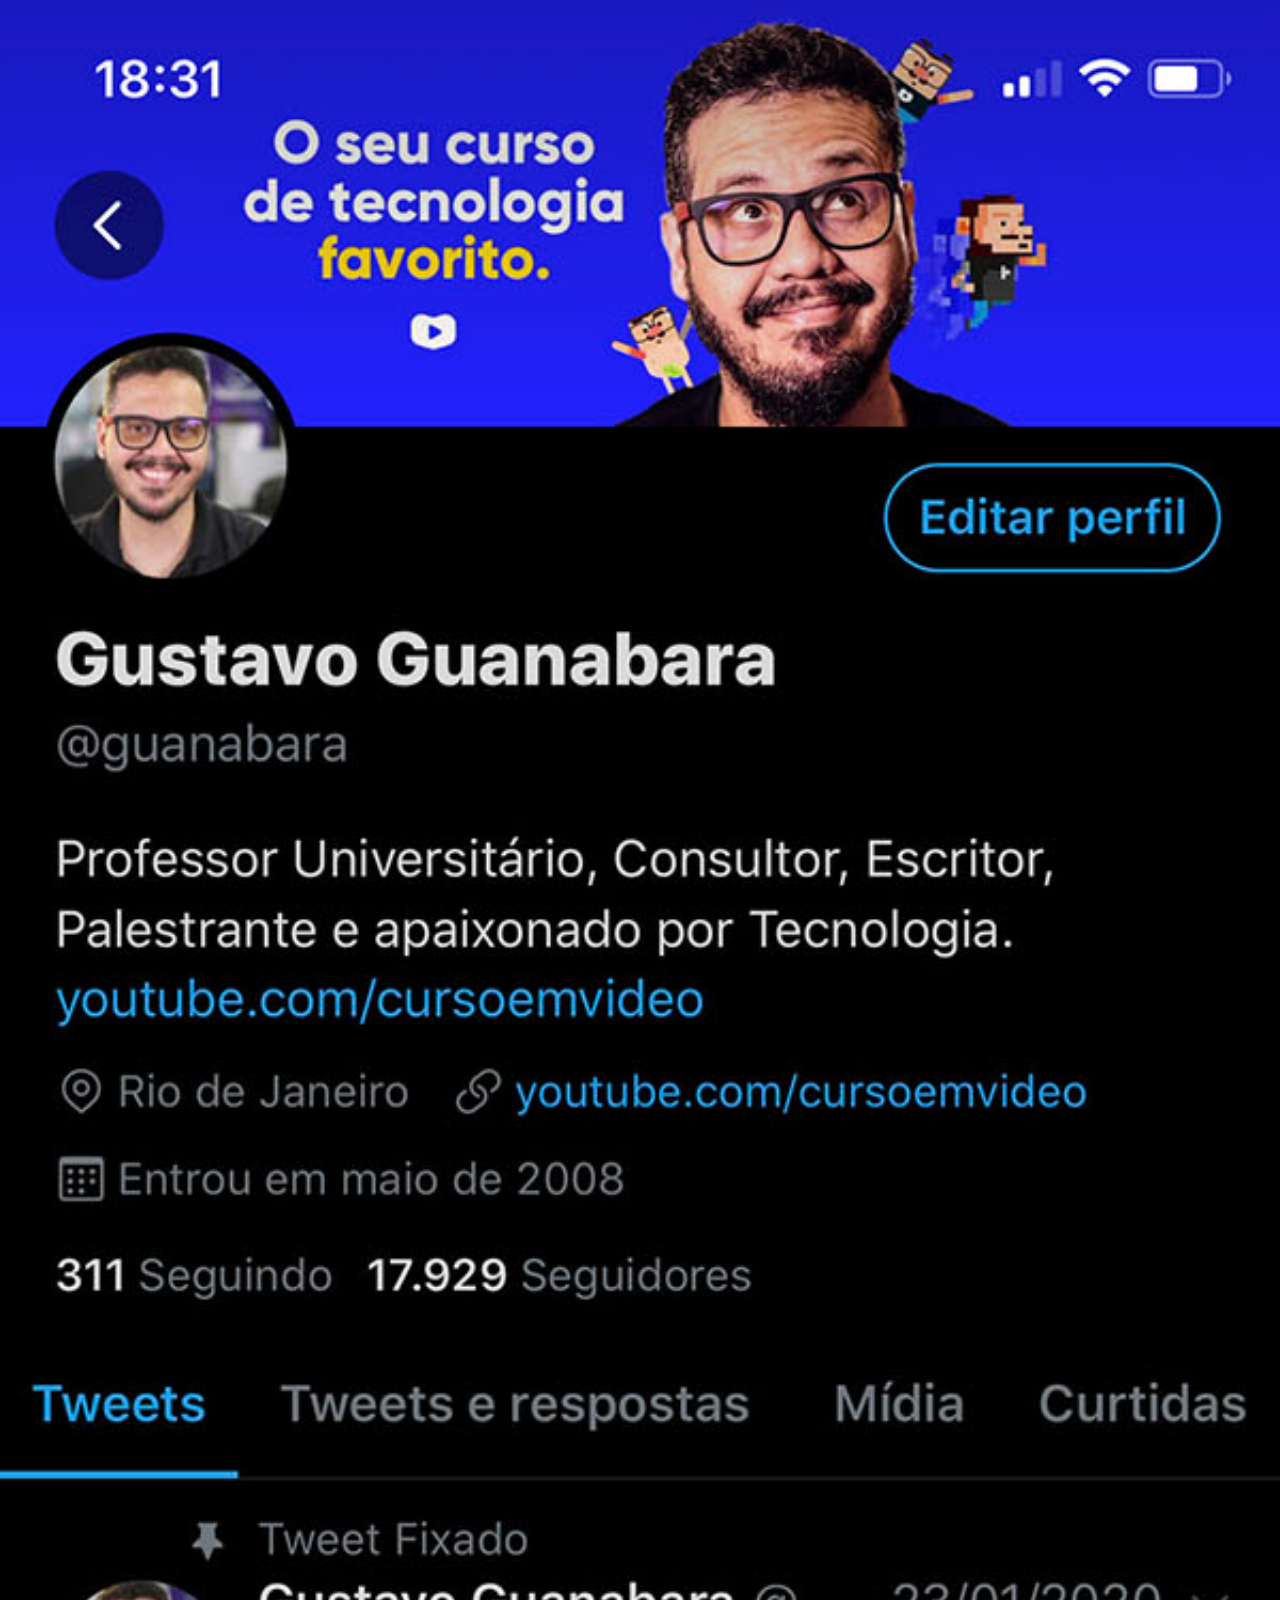
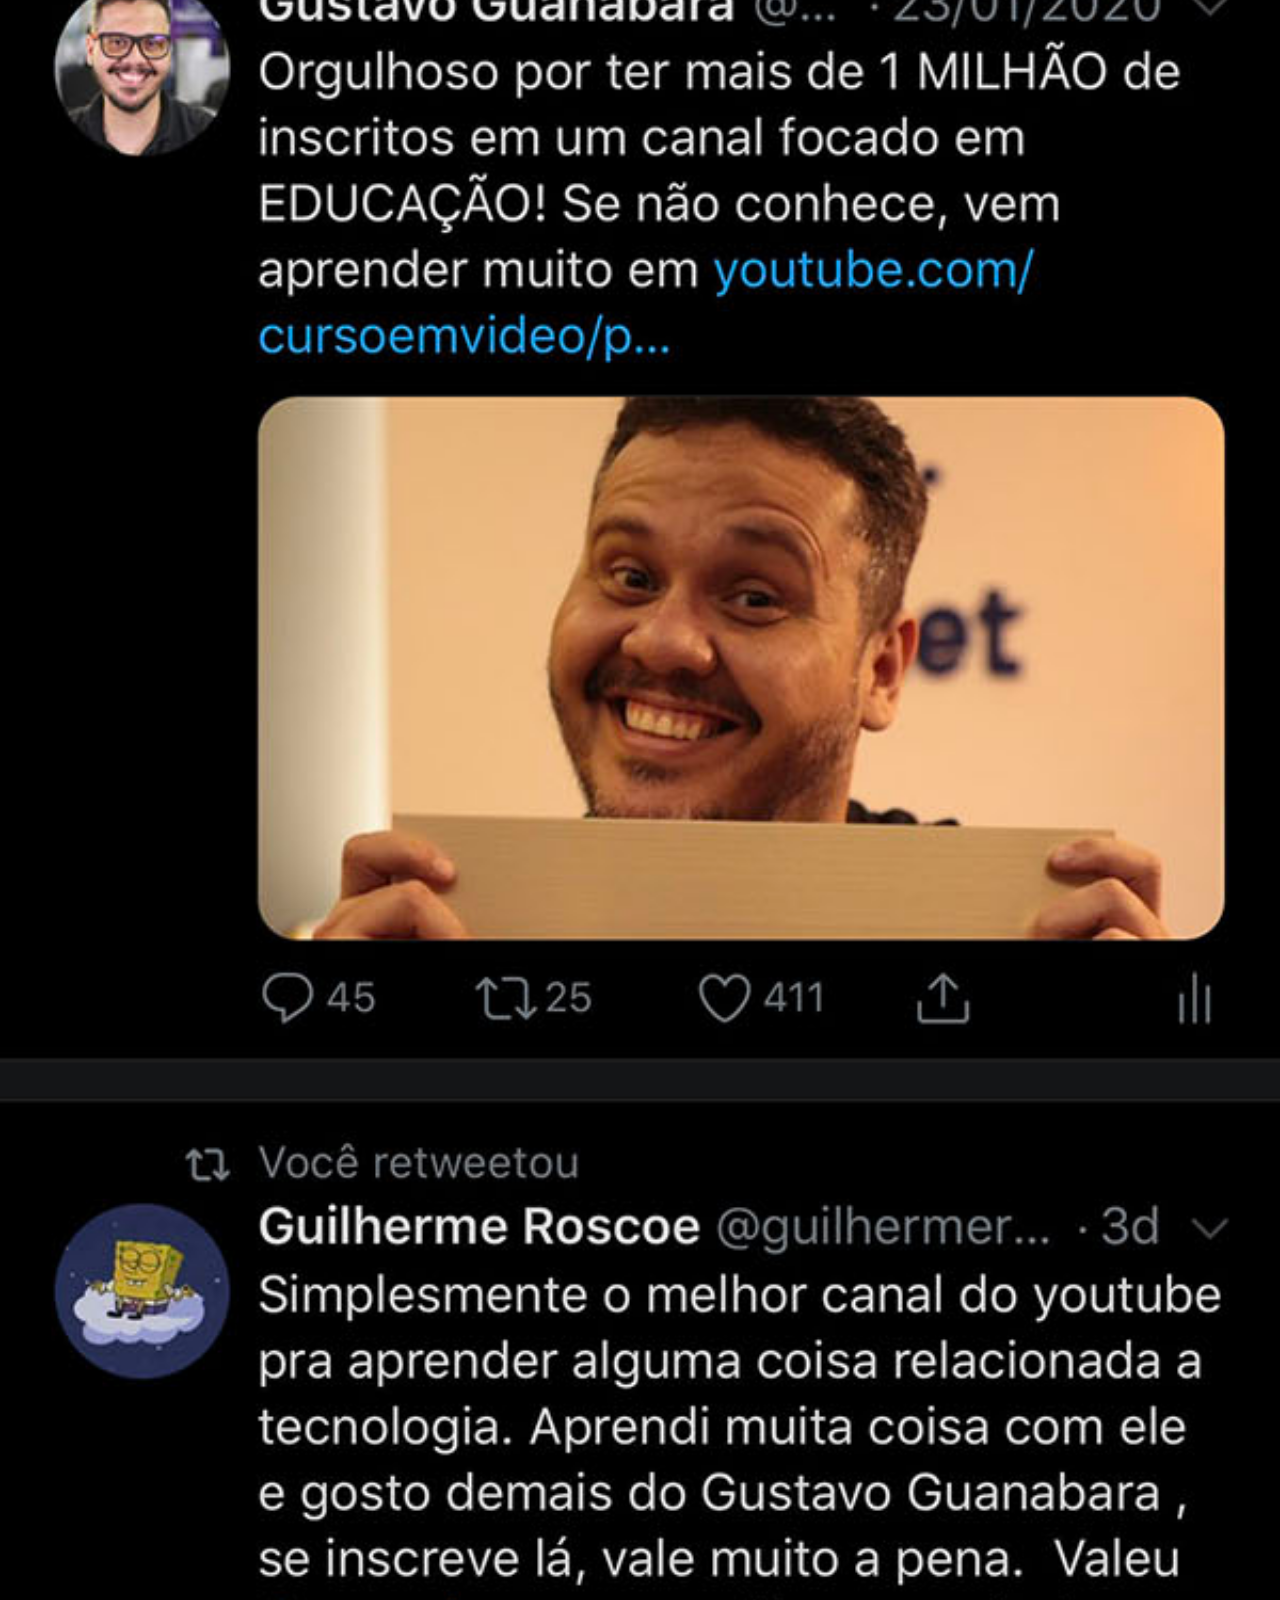
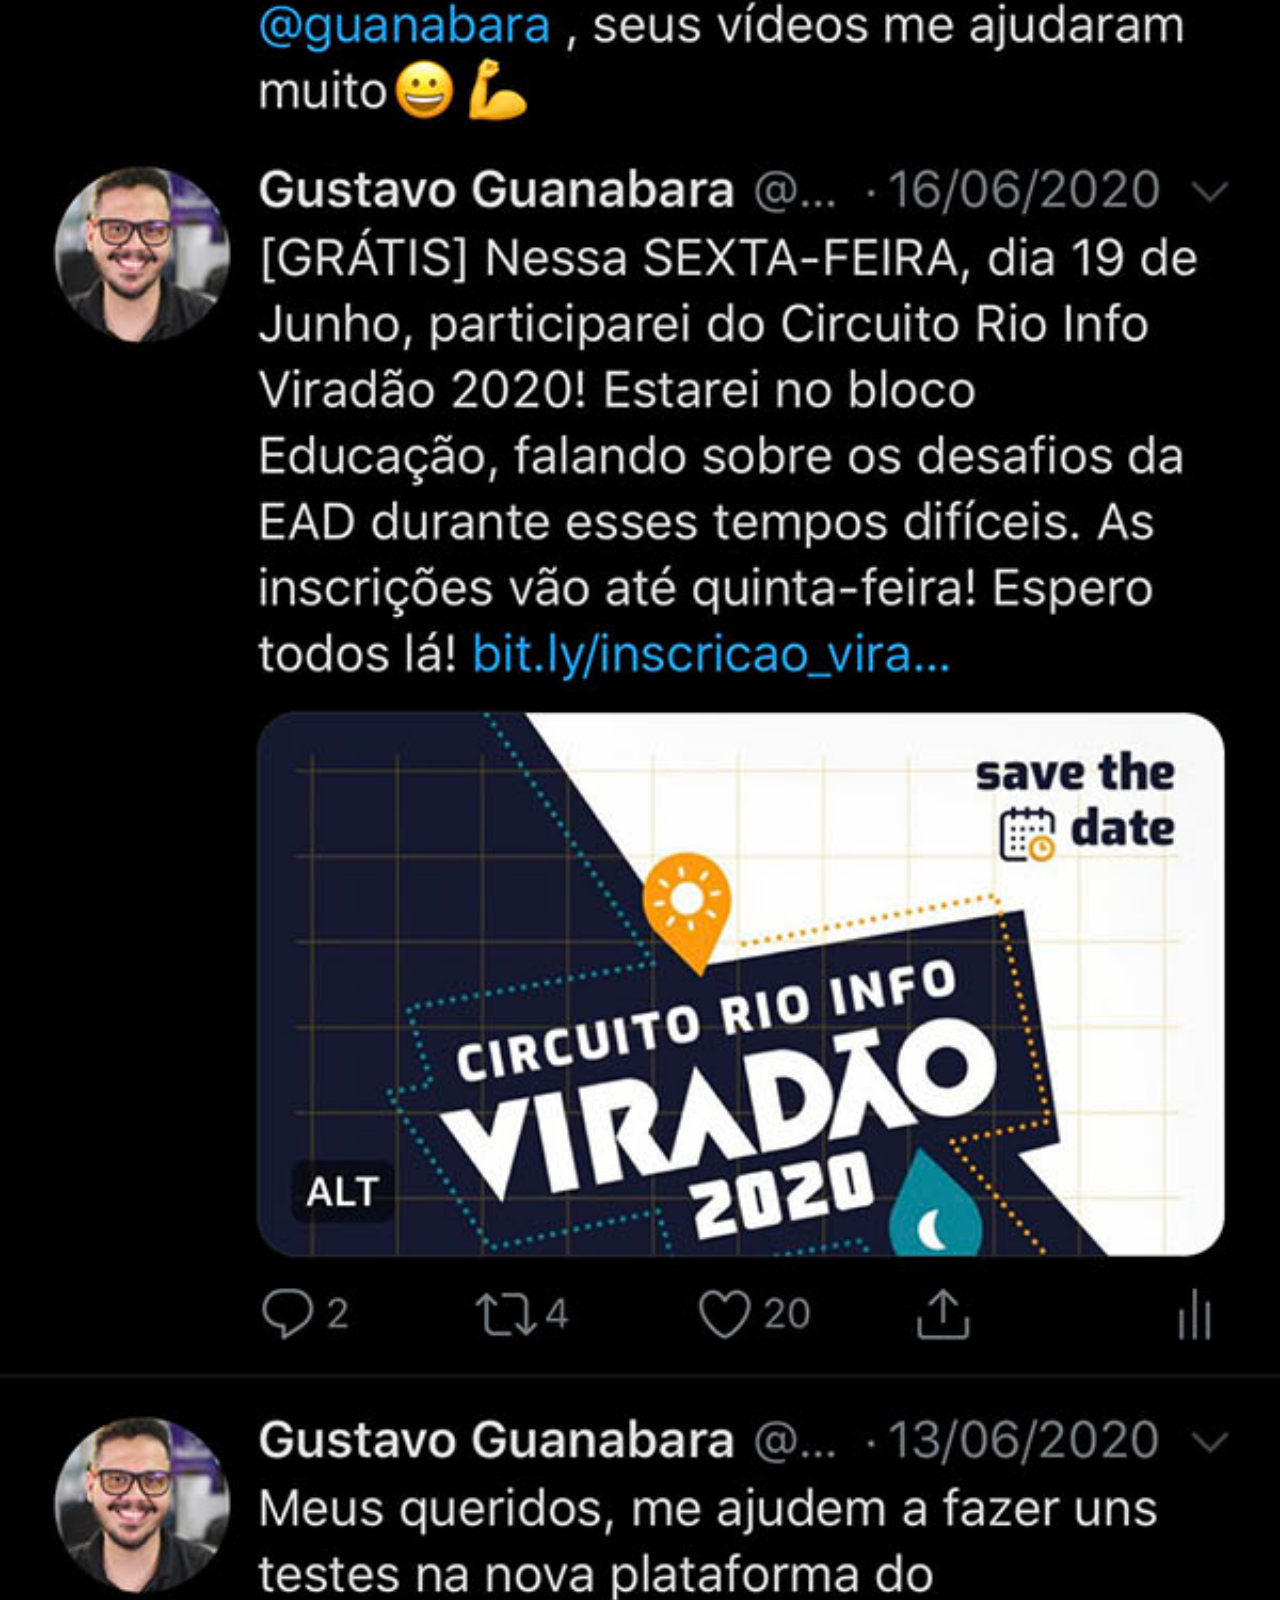
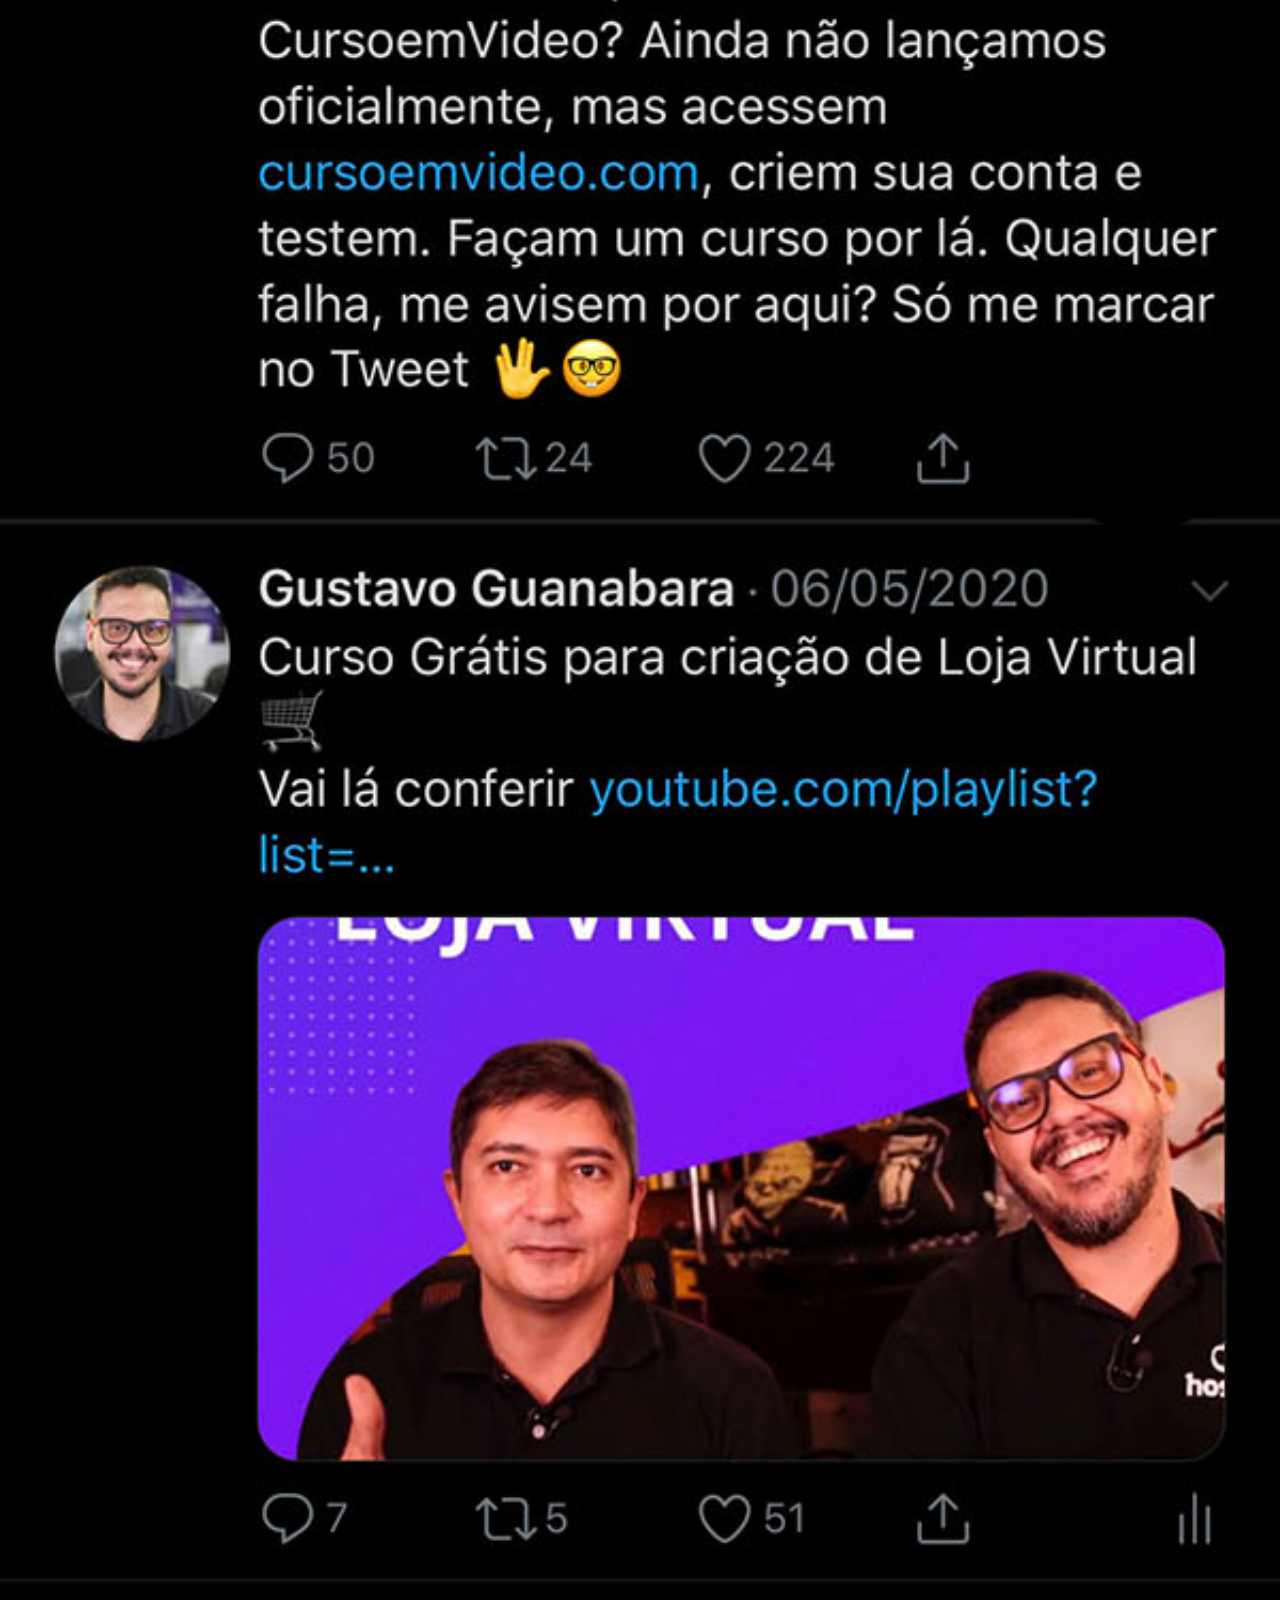
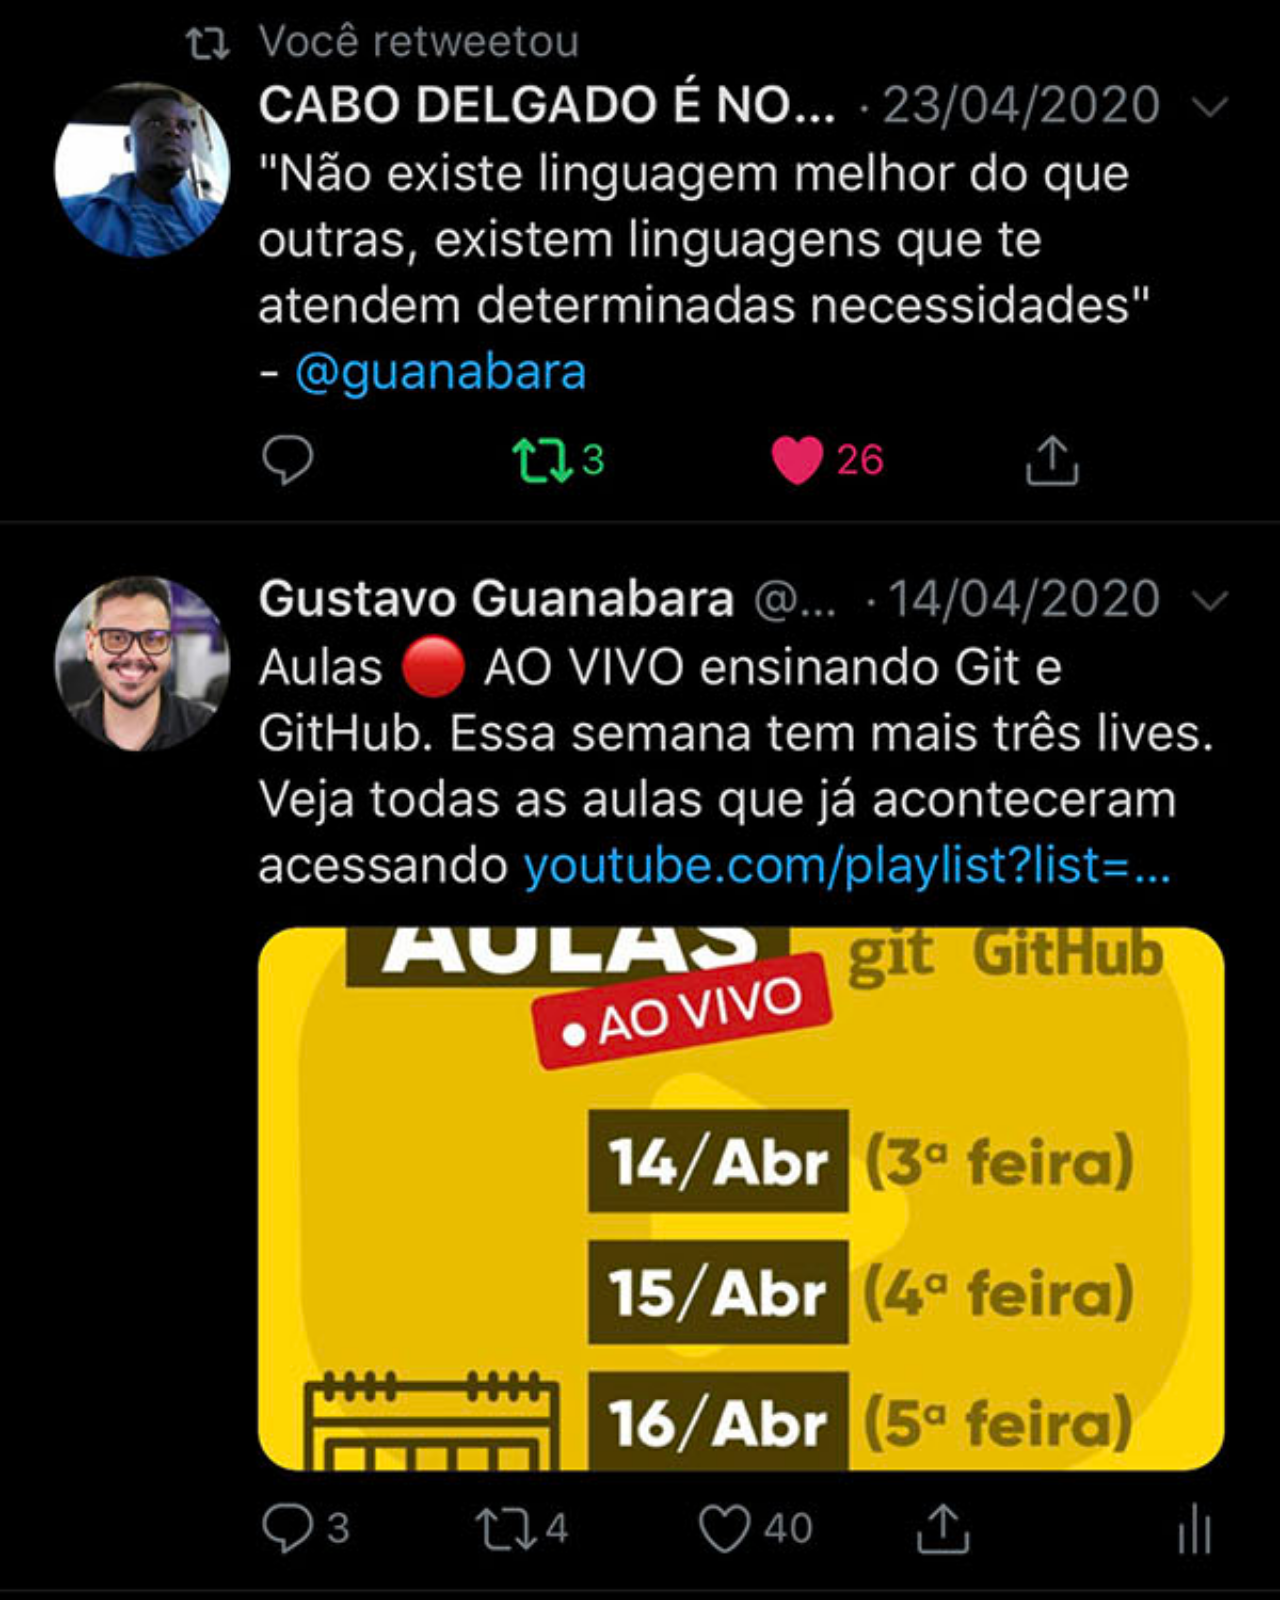
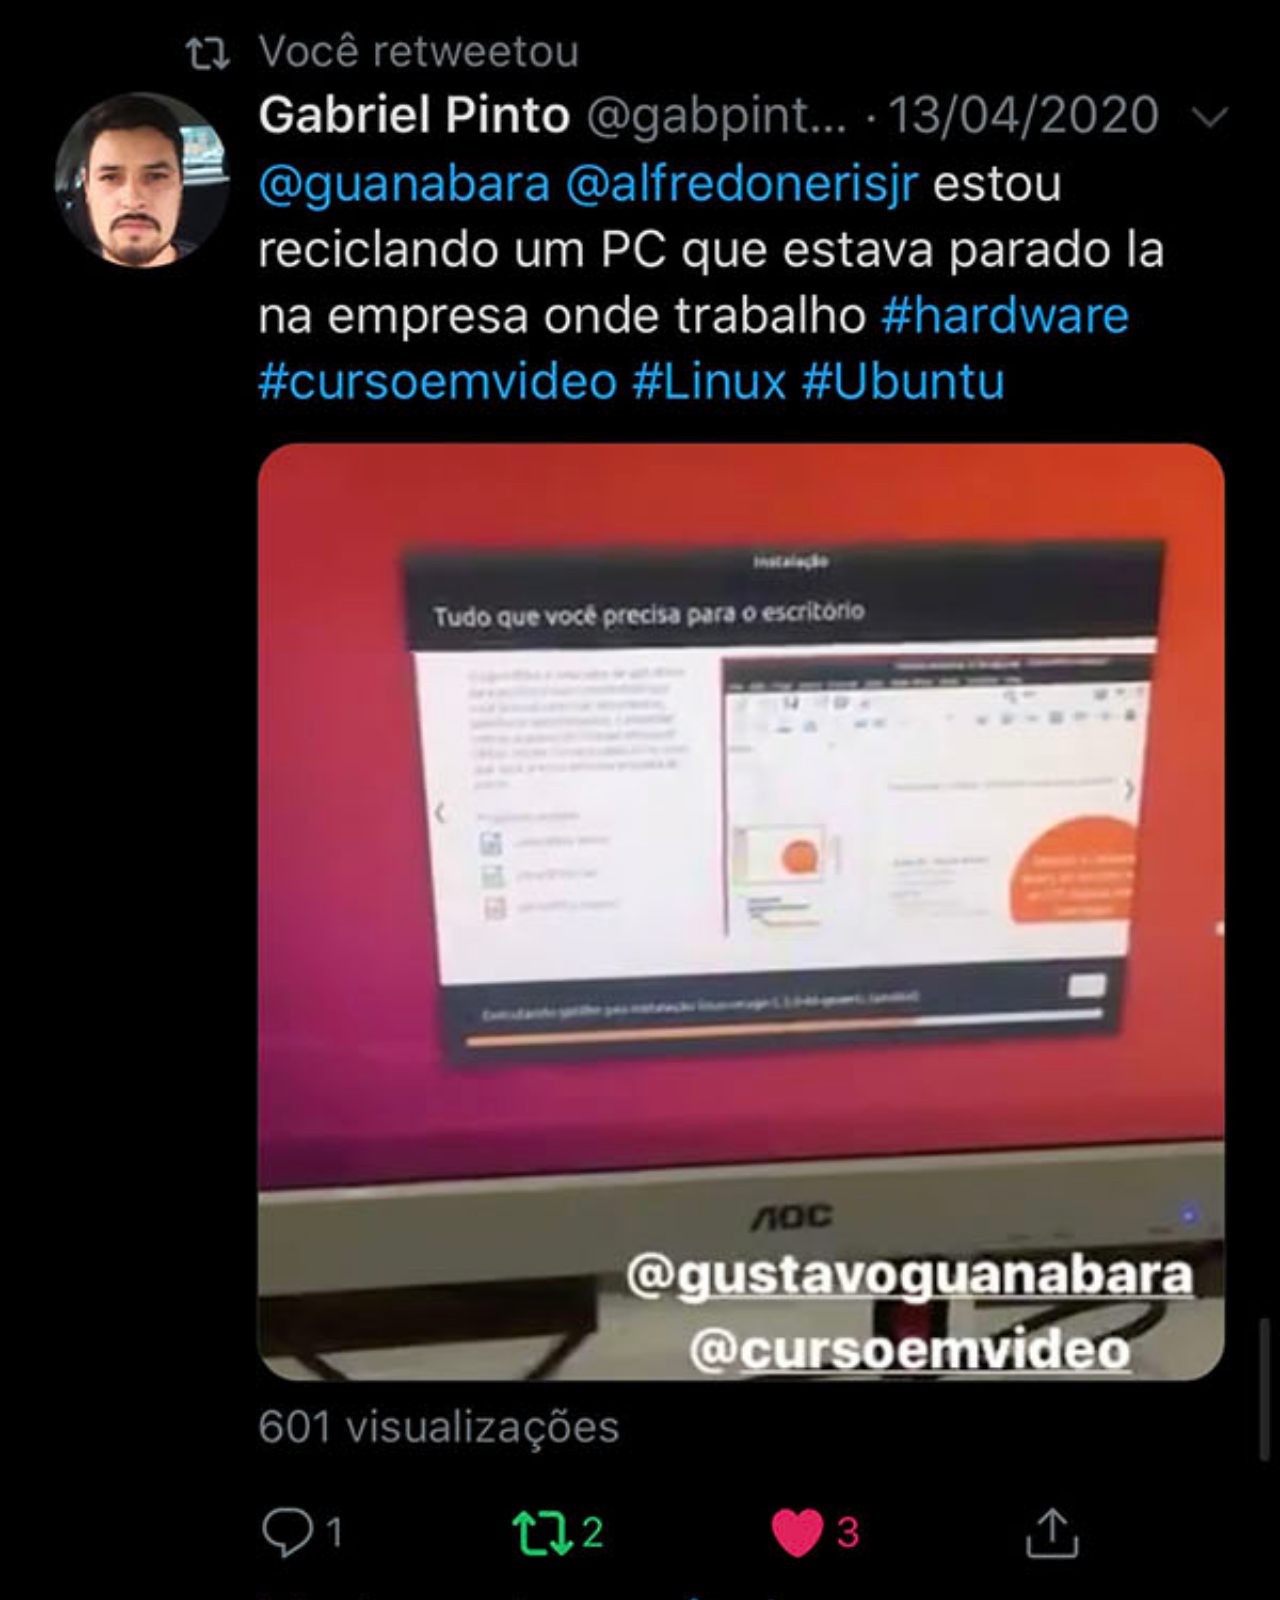
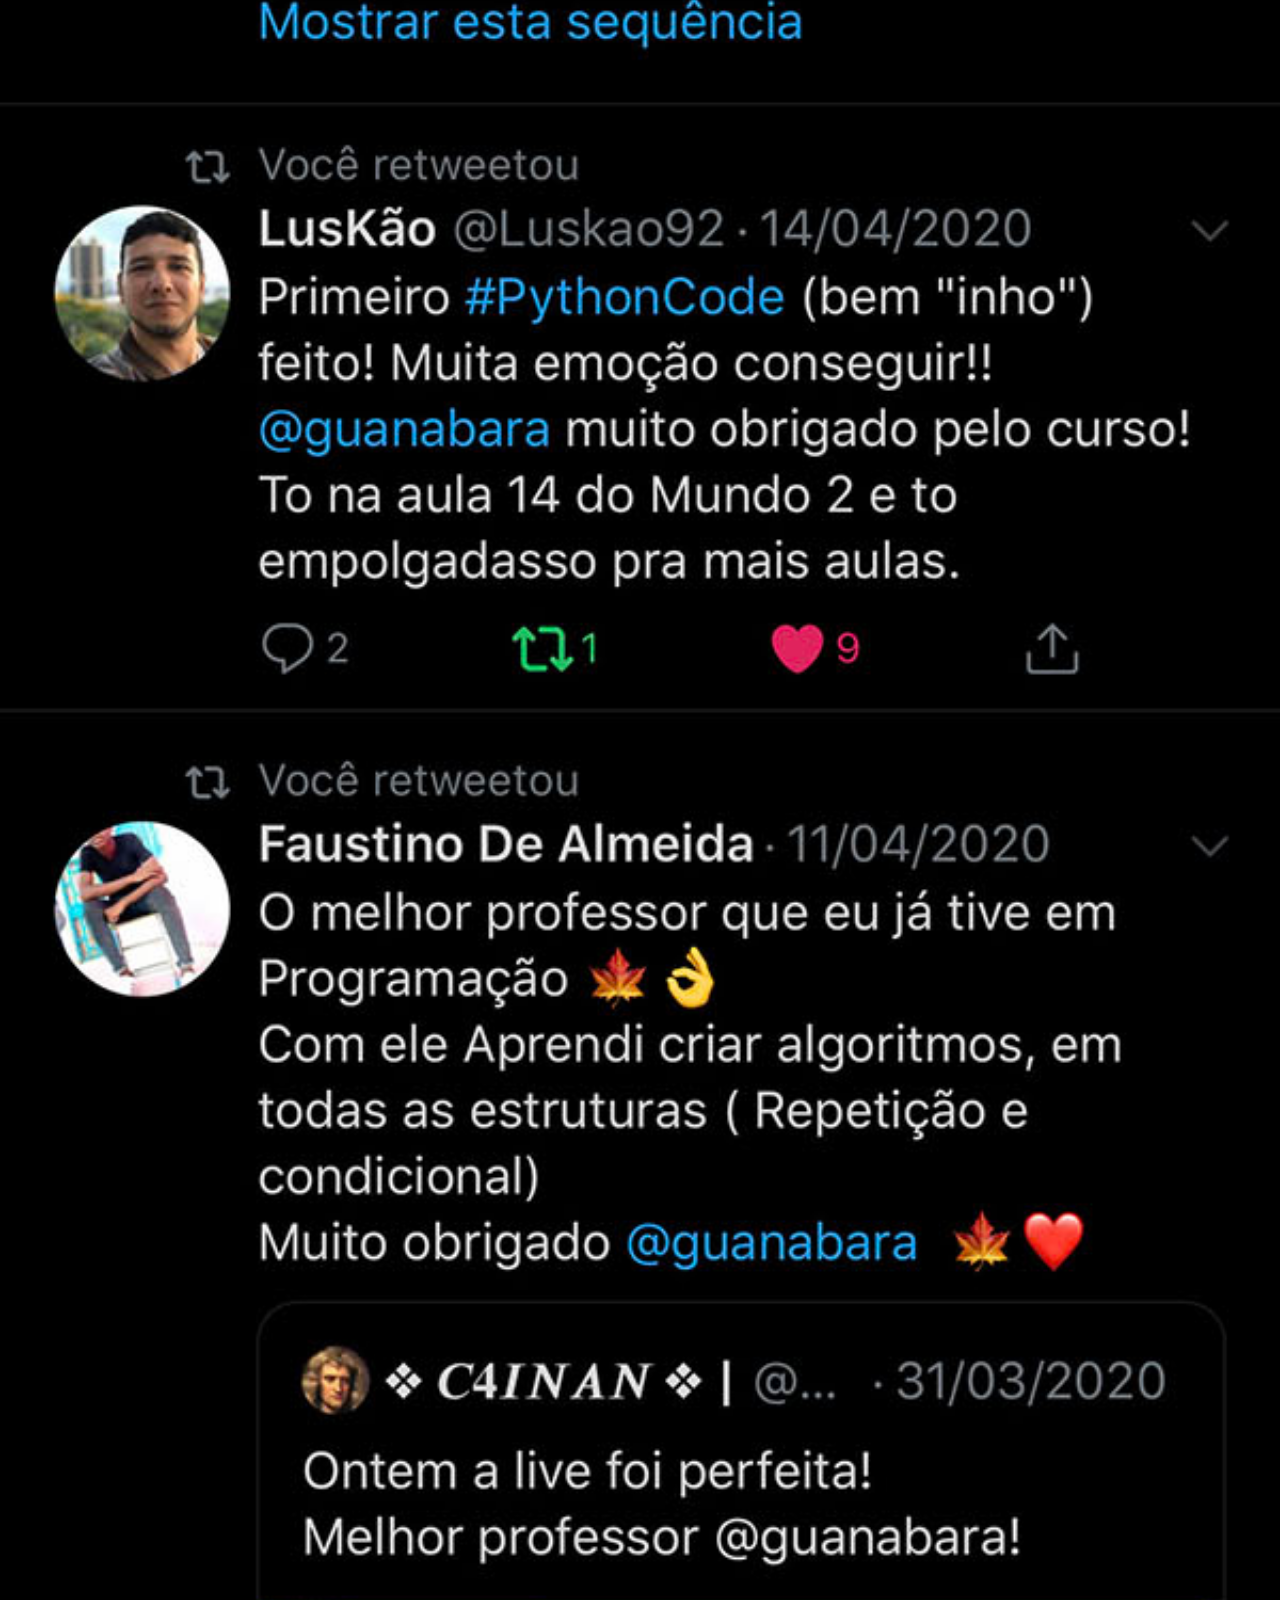
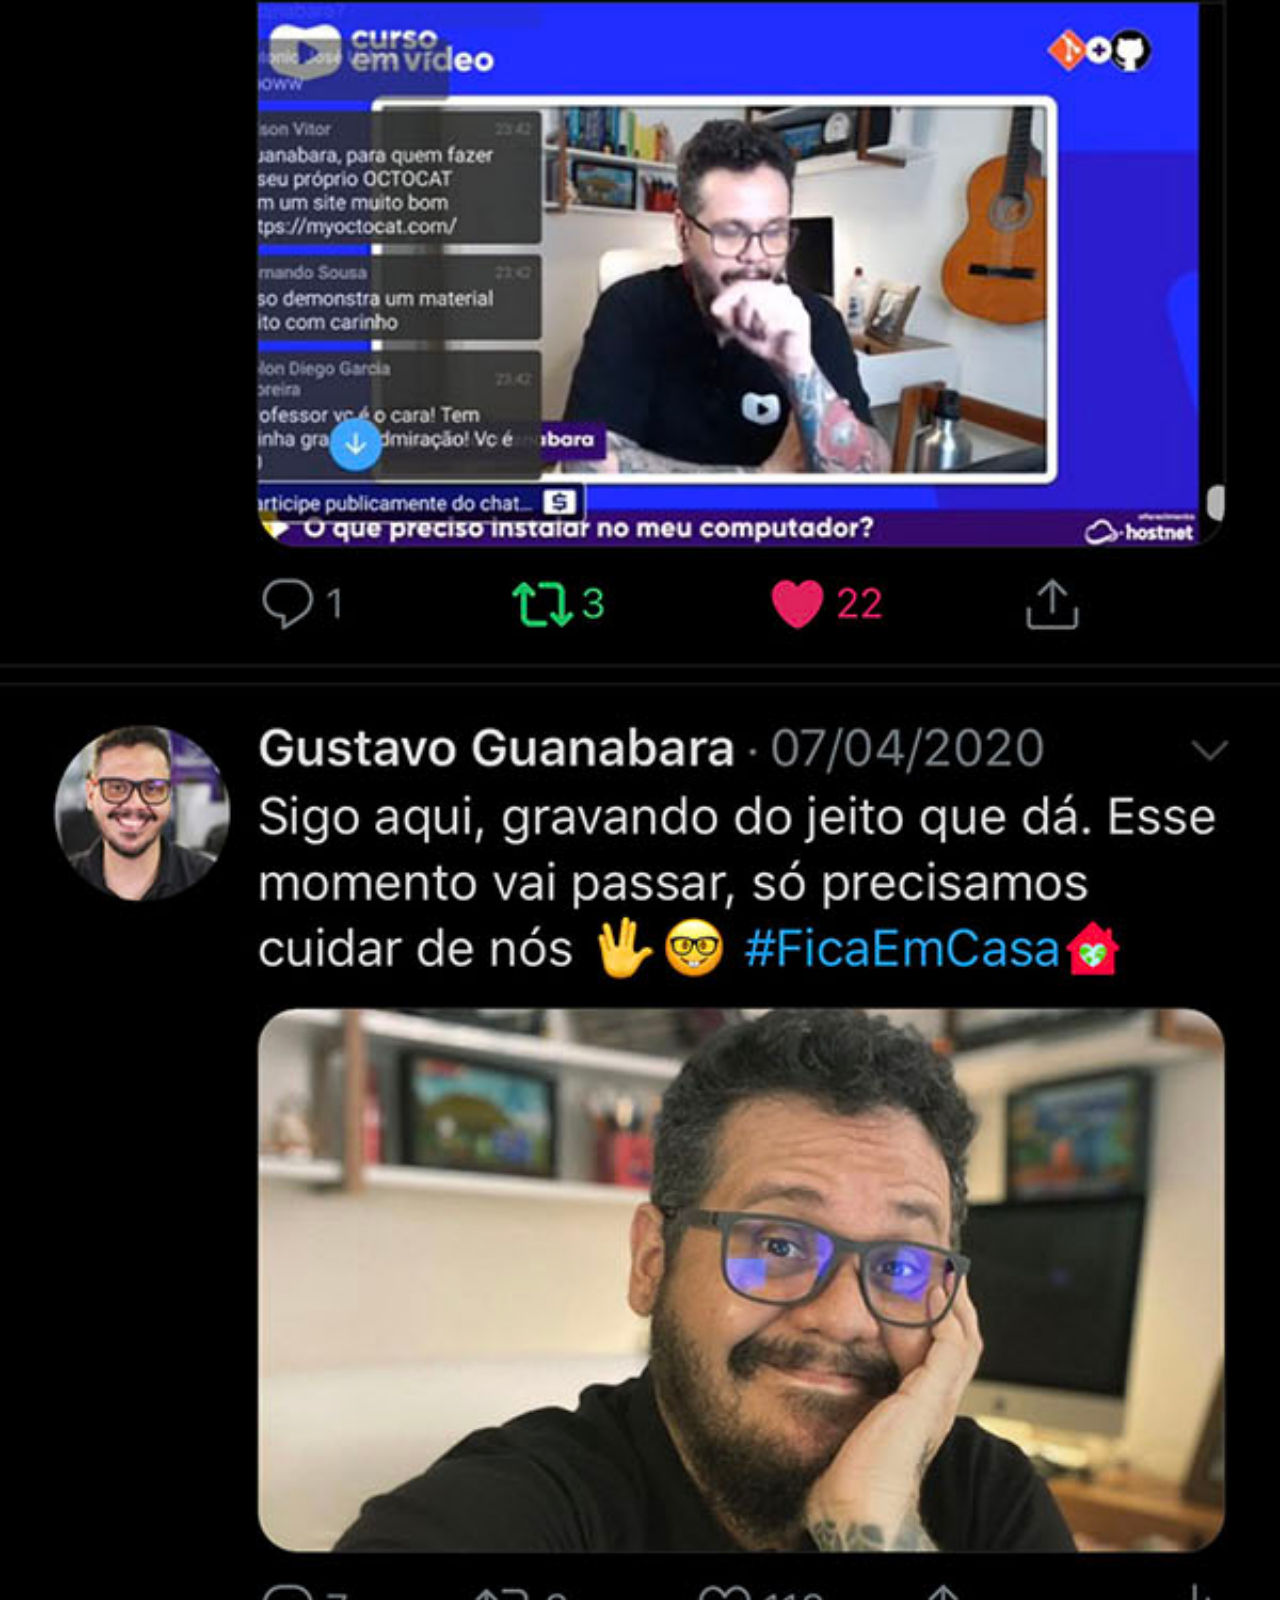
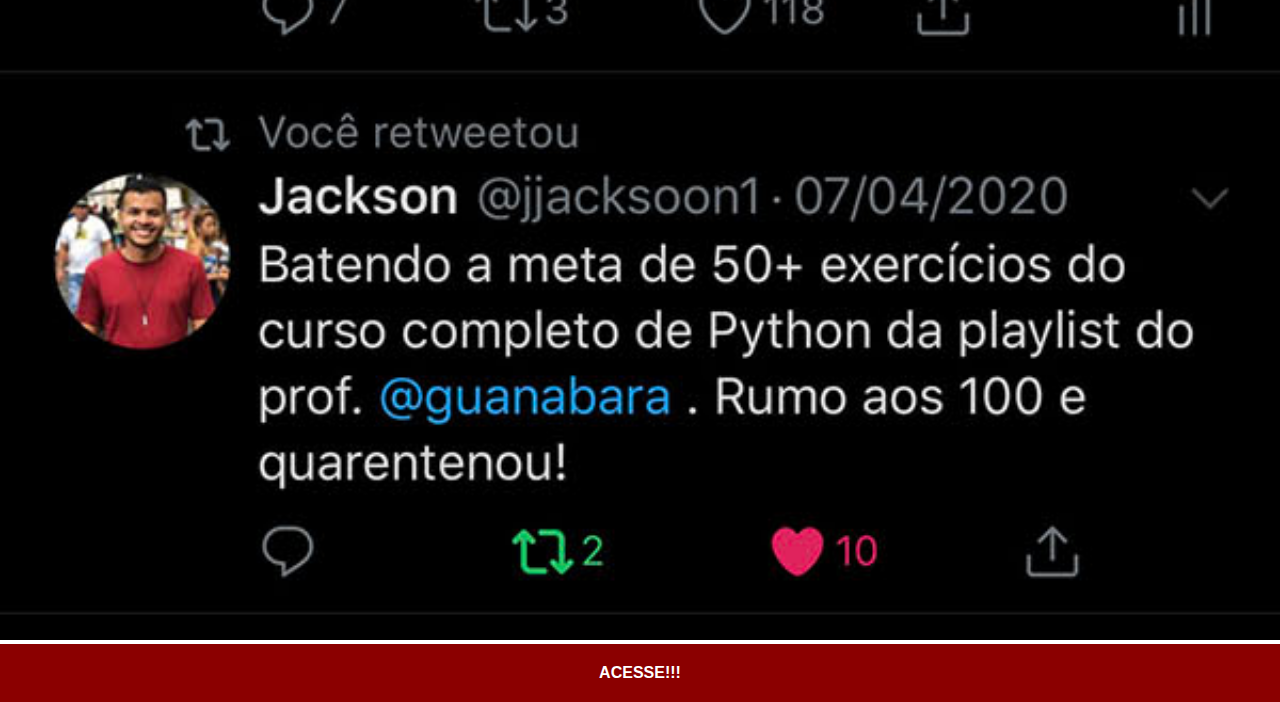
<file: twitter.html>
<!DOCTYPE html>
<html lang="pt-br">
<head>
    <meta charset="UTF-8">
    <meta name="viewport" content="width=device-width, initial-scale=1.0">
    <title>twitter</title>
    <link rel="stylesheet" href="estilos/social.css">
</head>
<body>
    <img src="imagens/tela-twitter.jpg" alt="twitter">
    <a href="https://x.com/guanabara" target="_blank">ACESSE!!!</a>
</body>
</html>
</file>
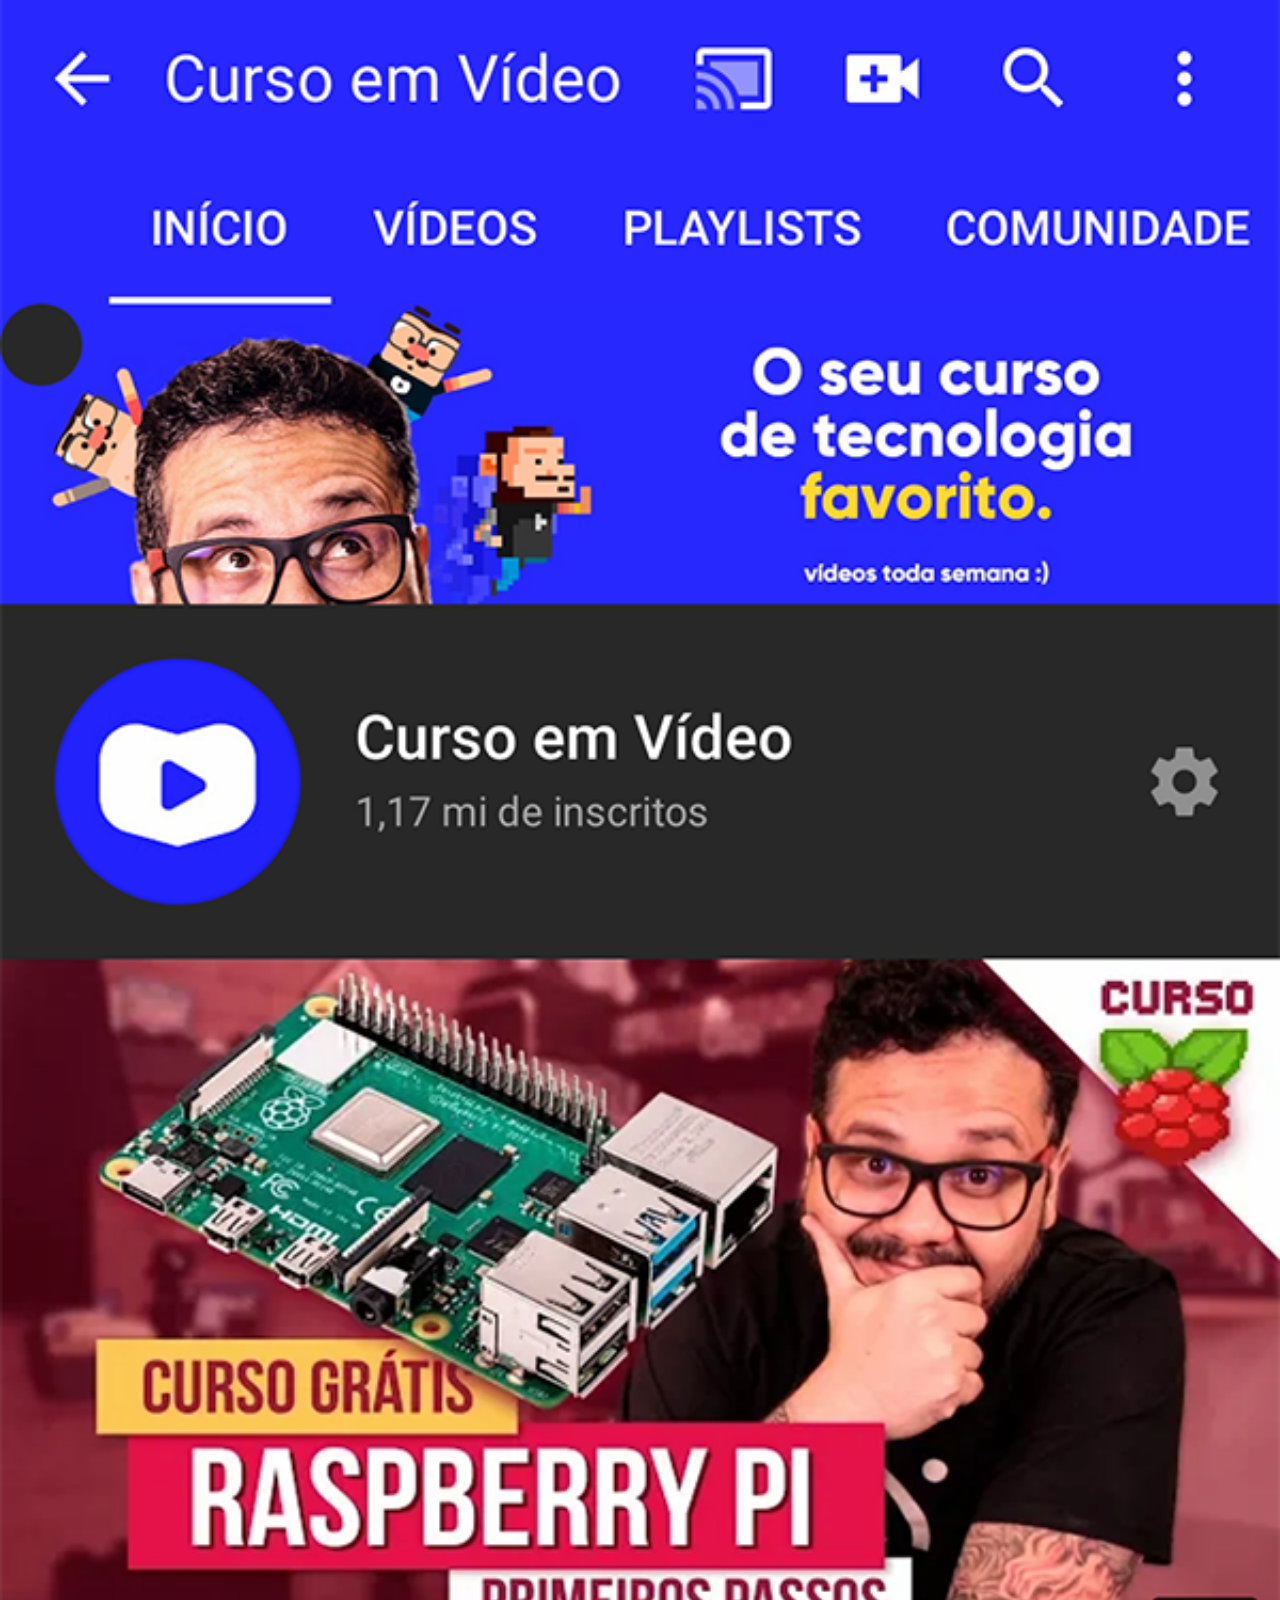
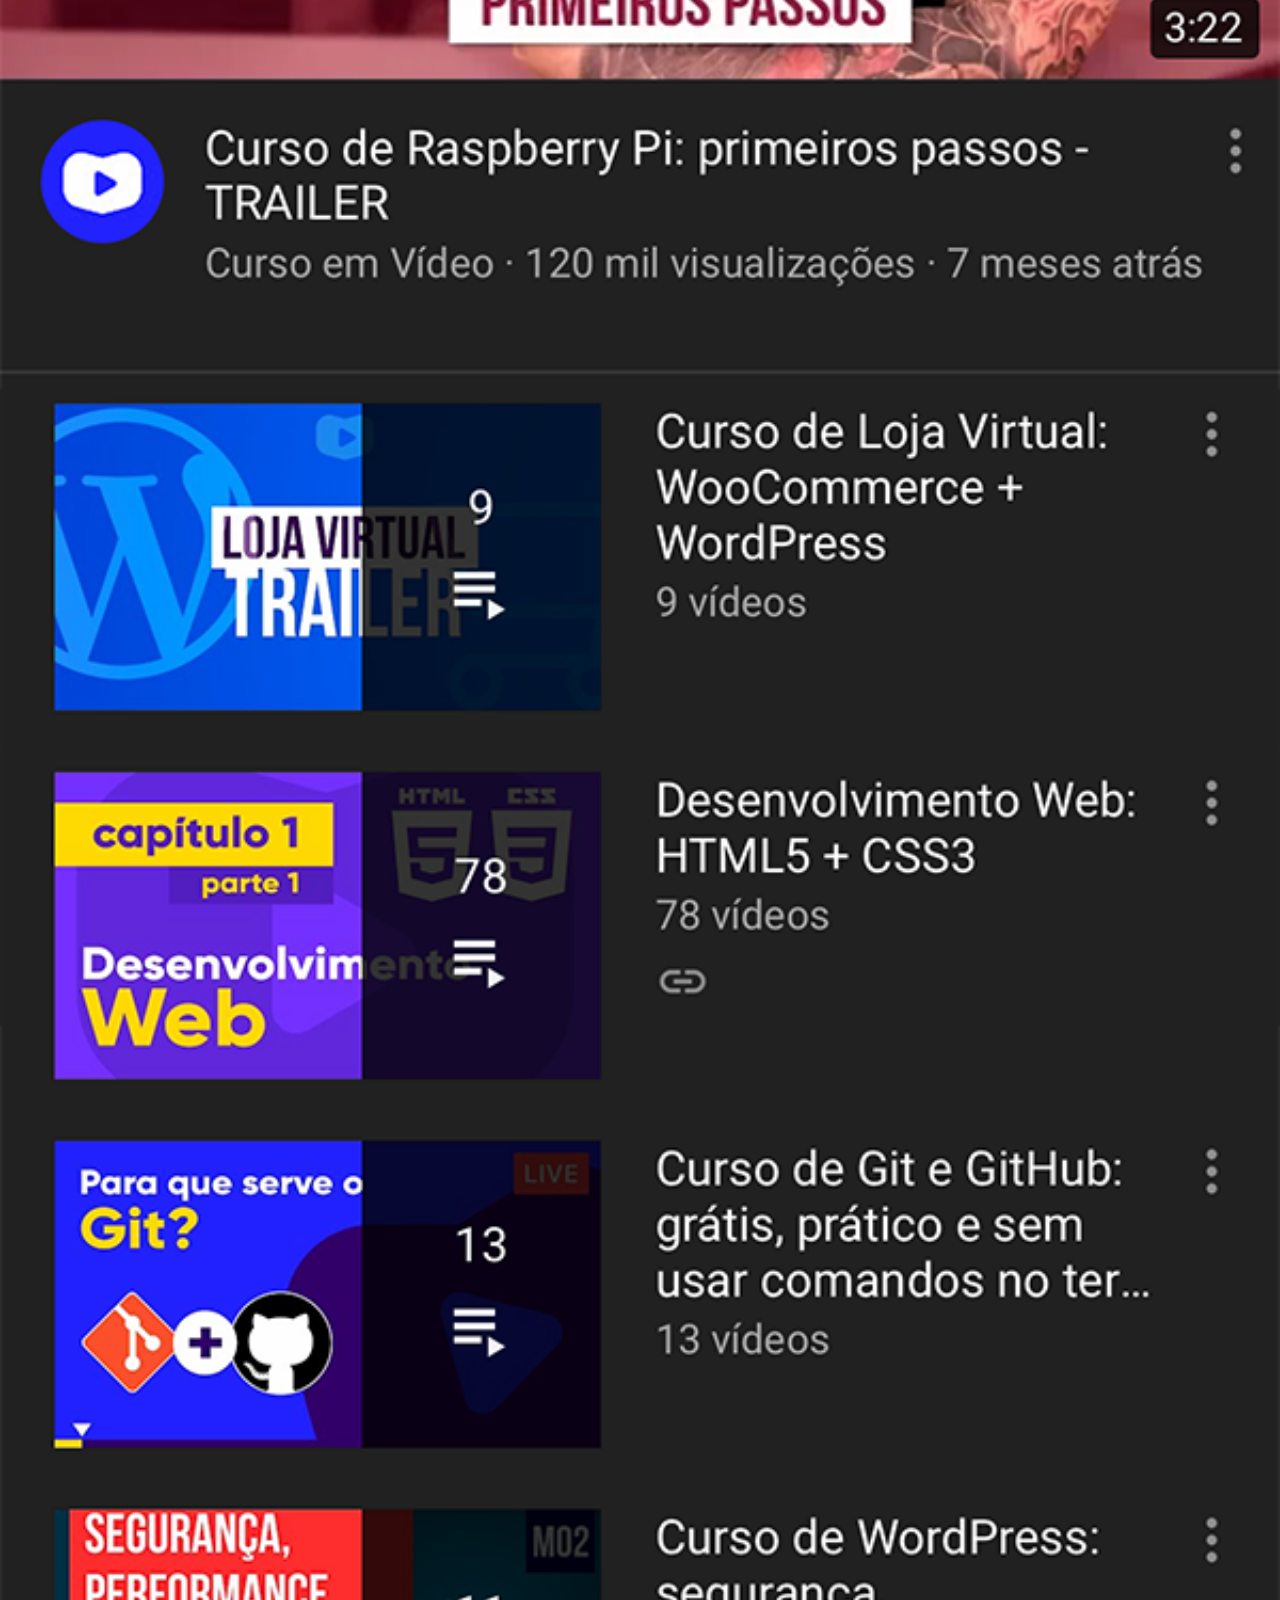
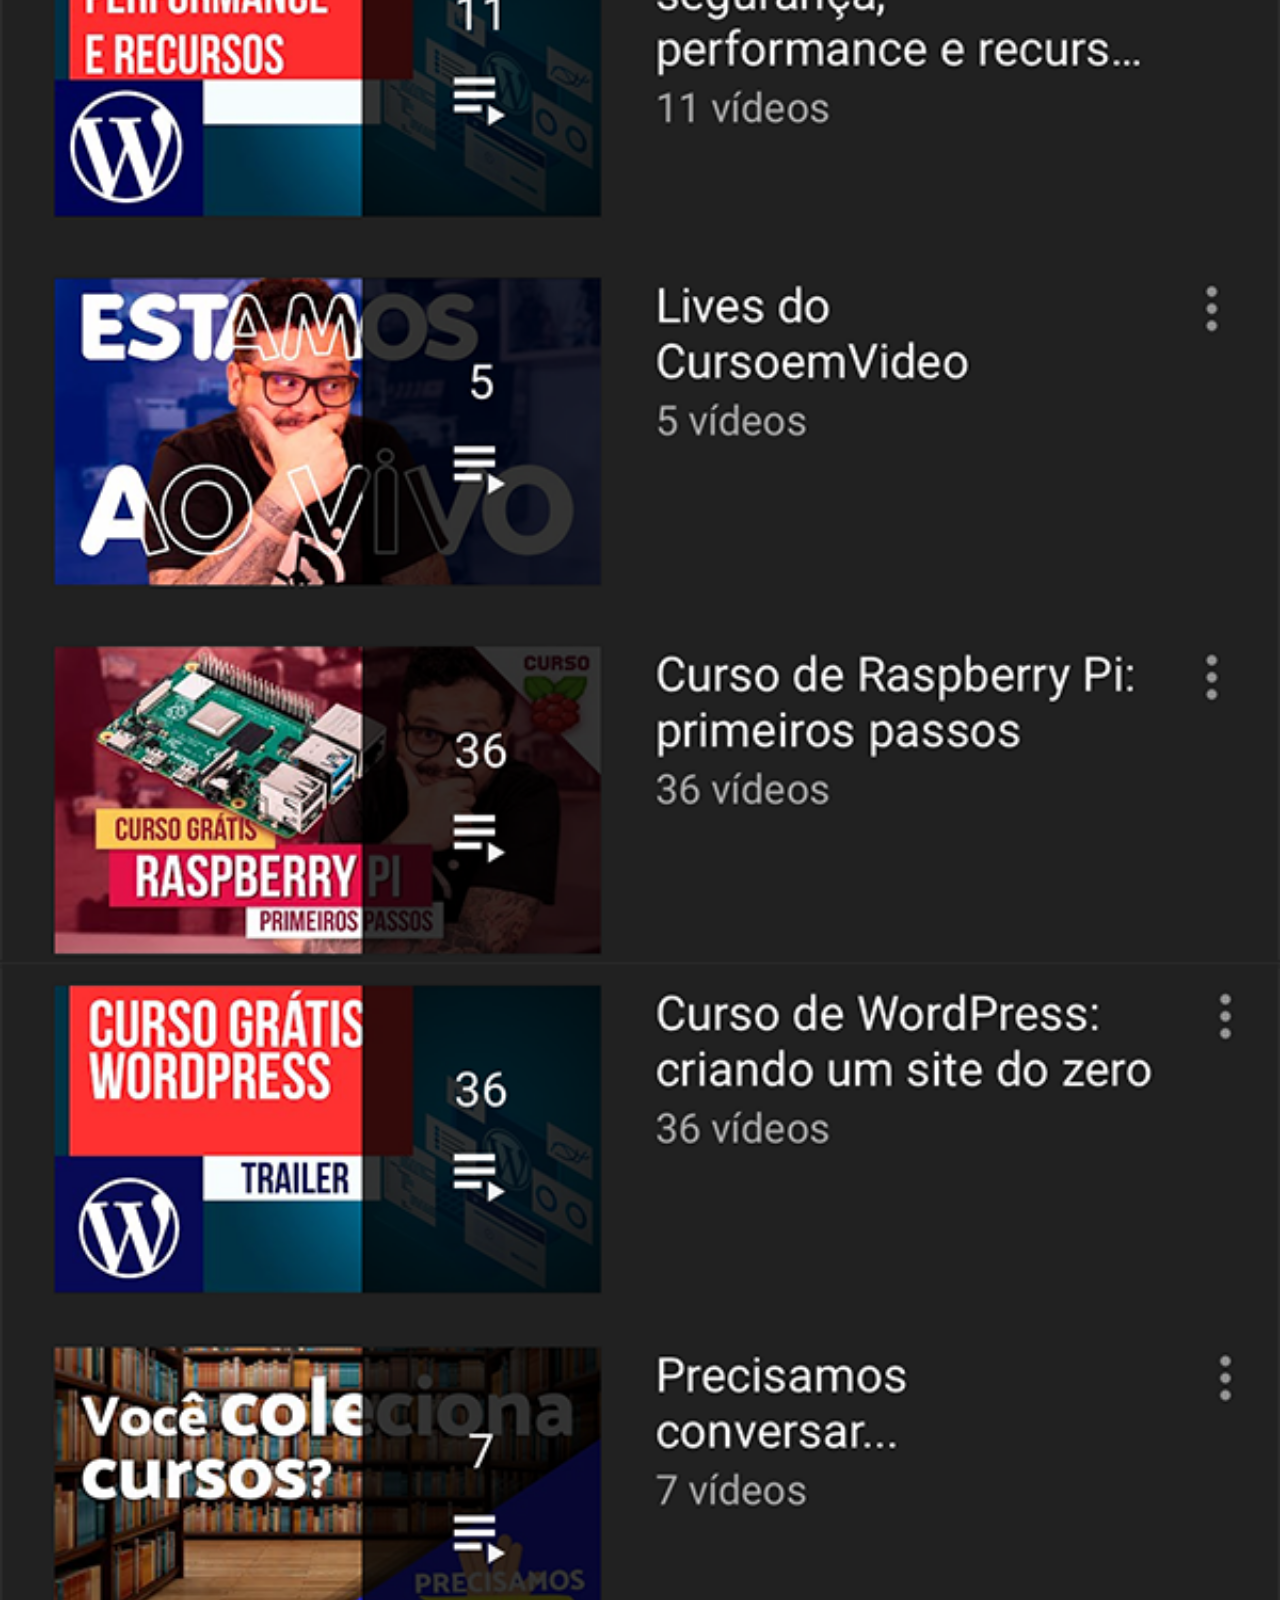
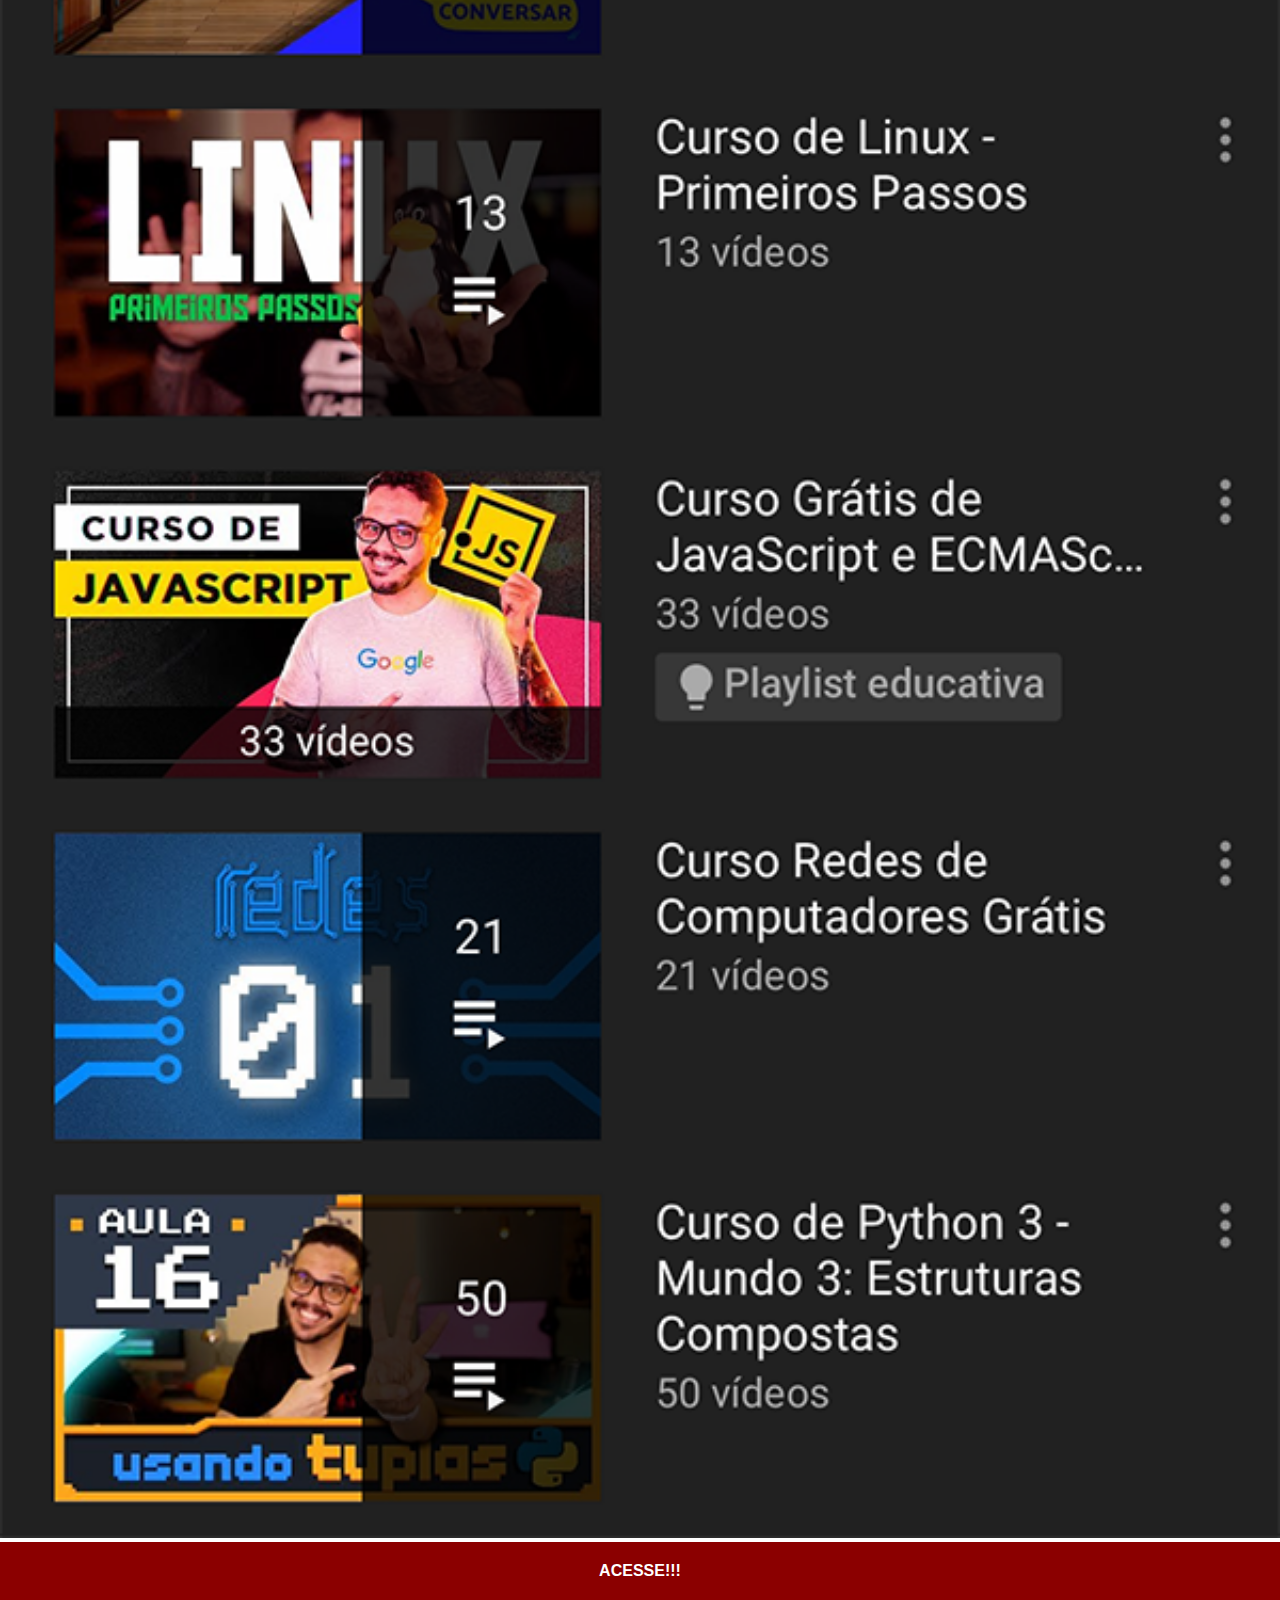
<file: youtube.html>
<!DOCTYPE html>
<html lang="pt-br">
<head>
    <meta charset="UTF-8">
    <meta name="viewport" content="width=device-width, initial-scale=1.0">
    <title>youtube</title>
    <link rel="stylesheet" href="estilos/social.css">
</head>
<body>
    <img src="imagens/tela-youtube.png" alt="youtube">
    <a href="https://www.youtube.com/c/CursoemV%C3%ADdeo/playlists" target="_blank">ACESSE!!!</a>
</body>
</html>
</file>
<file: estilos/style.css>
@charset "utf-8";
* {
    margin: 0px;
    padding: 0px;
    font-family: Arial, Helvetica, sans-serif;
}

html, body {
    height: 100vh;
    width: 100vw;
    background-color: black;
}

body{
    background: url('../imagens/fundo-madeira.jpg') no-repeat top center;
    background-size: cover;
    background-attachment: fixed;
}

main{
    position: relative;
    height: 95vh;
    
}

section#telefone{
    position: absolute; 
    top: 50%;
    left: 50%;
    transform: translate(-50%, -50%);

    height: 627px;
    width: 311px;
    background: url('../imagens/frame-iphone.png');
}

iframe#tela{
    position: relative;
    top: 80px;
    left: 22px;
    width: 267px;
    height: 471px;

}

section#redes-sociais{
    text-align: right;
}

section#redes-sociais img{
    width: 50px;/*para diminuir o tamaho*/
    margin: 10px;/*para dar espaços*/
    border-radius: 50px;/*para arrendondar as margens*/
    box-shadow: 12px 12px 15px black;
    box-sizing: border-box;/*para não movimentar os outros botões*/

}

section#redes-sociais img:hover{
    border: 2px solid white;/*faz uma borda branca*/
    transform: translate(-5px, -5px);/*se move para a esquerda*/
    box-shadow: 20px 20px 30px black;/*faz um sombreamento*/
    transition: transform .5s;/*leva meio segundo aparecer*/
}
</file>
<file: estilos/social.css>
@charset "UTF-8";

*{
    margin: 0px;
    padding: 0px;
    font-family: Arial, Helvetica, sans-serif;
}
::-webkit-scrollbar{/*para esconder a barra de rolagem*/
    width: 0px;
    height: 0px;

}

img{
    width: 100vw;/*toda a largura*/
}

a{
    display: block;/*para mostrar o ACESSE em baixo*/
    background-color: darkred;
    color: white;
    padding: 20px;
    font-weight: bolder;
    text-decoration: none;
    text-align: center;

}

a:hover{
    color: yellow;
    text-decoration:underline ;
}
</file>
